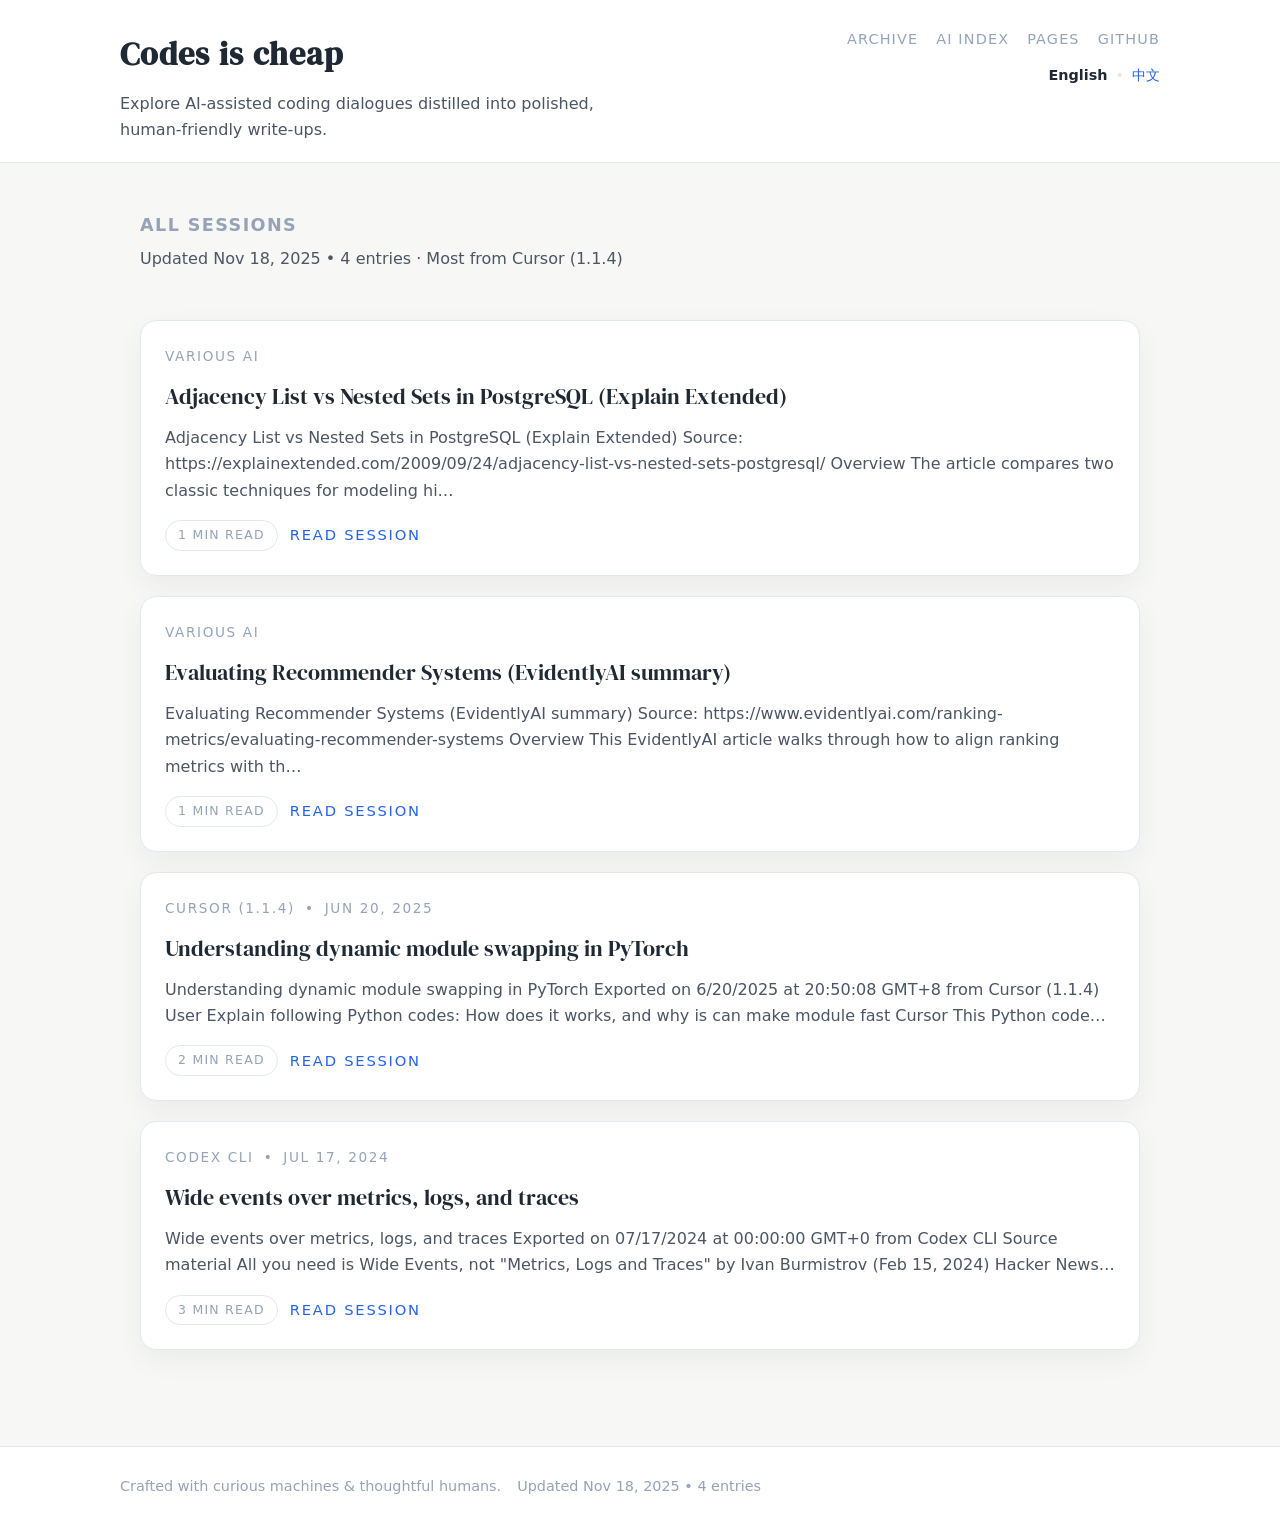
<file: index.html>
<!DOCTYPE html>
<html lang="en" dir="ltr">
<head>
<title>Codes is cheap, show me the chat</title>
<meta name="description" content="Explore AI-assisted coding dialogues distilled into polished, human-friendly write-ups." />
<meta charset="utf-8" />
<meta name="viewport" content="width=device-width,initial-scale=1" />
<link rel="stylesheet" href="./assets/styles.css" />
<link rel="preconnect" href="https://fonts.googleapis.com" />
<link rel="preconnect" href="https://fonts.gstatic.com" crossorigin />
<link rel="stylesheet" href="https://fonts.googleapis.com/css2?family=General+Sans:wght@400;500;600;700&family=DM+Serif+Display&family=JetBrains+Mono:wght@400;600&display=swap" />
<script defer src="./assets/main.js"></script>
<script async src="https://www.googletagmanager.com/gtag/js?id=G-T26MRBE407"></script>
<script>
  window.dataLayer = window.dataLayer || [];
  function gtag() { dataLayer.push(arguments); }
  gtag('js', new Date());
  gtag('config', 'G-T26MRBE407');
</script>
<script type="application/ld+json">
{"@context": "https://schema.org", "@type": "CollectionPage", "name": "Codes is cheap, show me the chat", "description": "Explore AI-assisted coding dialogues distilled into polished, human-friendly write-ups.", "inLanguage": "en", "about": ["Adjacency List vs Nested Sets in PostgreSQL (Explain Extended)", "Evaluating Recommender Systems (EvidentlyAI summary)", "Understanding dynamic module swapping in PyTorch", "Wide events over metrics, logs, and traces"], "hasPart": [{"@type": "Article", "headline": "Adjacency List vs Nested Sets in PostgreSQL (Explain Extended)", "url": "posts/adjacency-list-vs-nested-sets-in-postgresql-explain-extended.html", "datePublished": null}, {"@type": "Article", "headline": "Evaluating Recommender Systems (EvidentlyAI summary)", "url": "posts/evaluating-recommender-systems-evidentlyai-summary.html", "datePublished": null}, {"@type": "Article", "headline": "Understanding dynamic module swapping in PyTorch", "url": "posts/understanding-dynamic-module-swapping-in-pytorch.html", "datePublished": "2025-06-20T12:50:08+00:00"}, {"@type": "Article", "headline": "Wide events over metrics, logs, and traces", "url": "posts/wide-events-over-metrics-logs-and-traces.html", "datePublished": "2024-07-17T00:00:00+00:00"}]}
</script>
</head>
<body data-read-label="min read">
<div class="page-shell">
  <header class="site-header">
    <div class="container header-block">
      <div class="brand-block">
        <h1 class="brand">Codes is cheap</h1>
        <p class="tagline">Explore AI-assisted coding dialogues distilled into polished, human-friendly write-ups.</p>
      </div>
      <div class="header-right">
        <nav class="site-nav">
          <a href="#recent">Archive</a>
          <a href="ai-index.json">AI Index</a>
          <a href="https://codeischeapshowmethe.chat" rel="noopener">Pages</a>
          <a href="https://github.com/shonenada" rel="noopener">GitHub</a>
        </nav>
        <div class="lang-switch" role="navigation" aria-label="Switch language">
          <span class="lang-option lang-current">English</span><span class="lang-divider">•</span><a class="lang-option" href="zh/index.html">中文</a>
        </div>
      </div>
    </div>
  </header>
  <main>
    <div class="container">
      <div class="list-intro">
        <h2>All sessions</h2>
        <p>Updated Nov 18, 2025 • 4 entries · Most from Cursor (1.1.4)</p>
      </div>
      <ul class="article-list" id="recent">
<li class="article-item">
  <div class="article-meta"><span>Various AI</span></div>
  <a class="article-title" href="posts/adjacency-list-vs-nested-sets-in-postgresql-explain-extended.html">Adjacency List vs Nested Sets in PostgreSQL (Explain Extended)</a>
  <p class="article-excerpt">Adjacency List vs Nested Sets in PostgreSQL (Explain Extended) Source: https://explainextended.com/2009/09/24/adjacency-list-vs-nested-sets-postgresql/ Overview The article compares two classic techniques for modeling hi…</p>
  <div class="article-footer">
    <span class="chip" data-word-count="255">255 words</span>
    <a class="read-link" href="posts/adjacency-list-vs-nested-sets-in-postgresql-explain-extended.html">Read session</a>
  </div>
</li>
<li class="article-item">
  <div class="article-meta"><span>Various AI</span></div>
  <a class="article-title" href="posts/evaluating-recommender-systems-evidentlyai-summary.html">Evaluating Recommender Systems (EvidentlyAI summary)</a>
  <p class="article-excerpt">Evaluating Recommender Systems (EvidentlyAI summary) Source: https://www.evidentlyai.com/ranking-metrics/evaluating-recommender-systems Overview This EvidentlyAI article walks through how to align ranking metrics with th…</p>
  <div class="article-footer">
    <span class="chip" data-word-count="258">258 words</span>
    <a class="read-link" href="posts/evaluating-recommender-systems-evidentlyai-summary.html">Read session</a>
  </div>
</li>
<li class="article-item">
  <div class="article-meta"><span>Cursor (1.1.4)</span> • <span>Jun 20, 2025</span></div>
  <a class="article-title" href="posts/understanding-dynamic-module-swapping-in-pytorch.html">Understanding dynamic module swapping in PyTorch</a>
  <p class="article-excerpt">Understanding dynamic module swapping in PyTorch Exported on 6/20/2025 at 20:50:08 GMT+8 from Cursor (1.1.4) User Explain following Python codes: How does it works, and why is can make module fast Cursor This Python code…</p>
  <div class="article-footer">
    <span class="chip" data-word-count="367">367 words</span>
    <a class="read-link" href="posts/understanding-dynamic-module-swapping-in-pytorch.html">Read session</a>
  </div>
</li>
<li class="article-item">
  <div class="article-meta"><span>Codex CLI</span> • <span>Jul 17, 2024</span></div>
  <a class="article-title" href="posts/wide-events-over-metrics-logs-and-traces.html">Wide events over metrics, logs, and traces</a>
  <p class="article-excerpt">Wide events over metrics, logs, and traces Exported on 07/17/2024 at 00:00:00 GMT+0 from Codex CLI Source material All you need is Wide Events, not &quot;Metrics, Logs and Traces&quot; by Ivan Burmistrov (Feb 15, 2024) Hacker News…</p>
  <div class="article-footer">
    <span class="chip" data-word-count="542">542 words</span>
    <a class="read-link" href="posts/wide-events-over-metrics-logs-and-traces.html">Read session</a>
  </div>
</li>
      </ul>
    </div>
  </main>
  <footer class="site-footer">
    <div class="container inner">
      <span>Crafted with curious machines & thoughtful humans.</span>
      <span>Updated Nov 18, 2025 • 4 entries</span>
    </div>
  </footer>
</div>
</body>
</html>
</file>
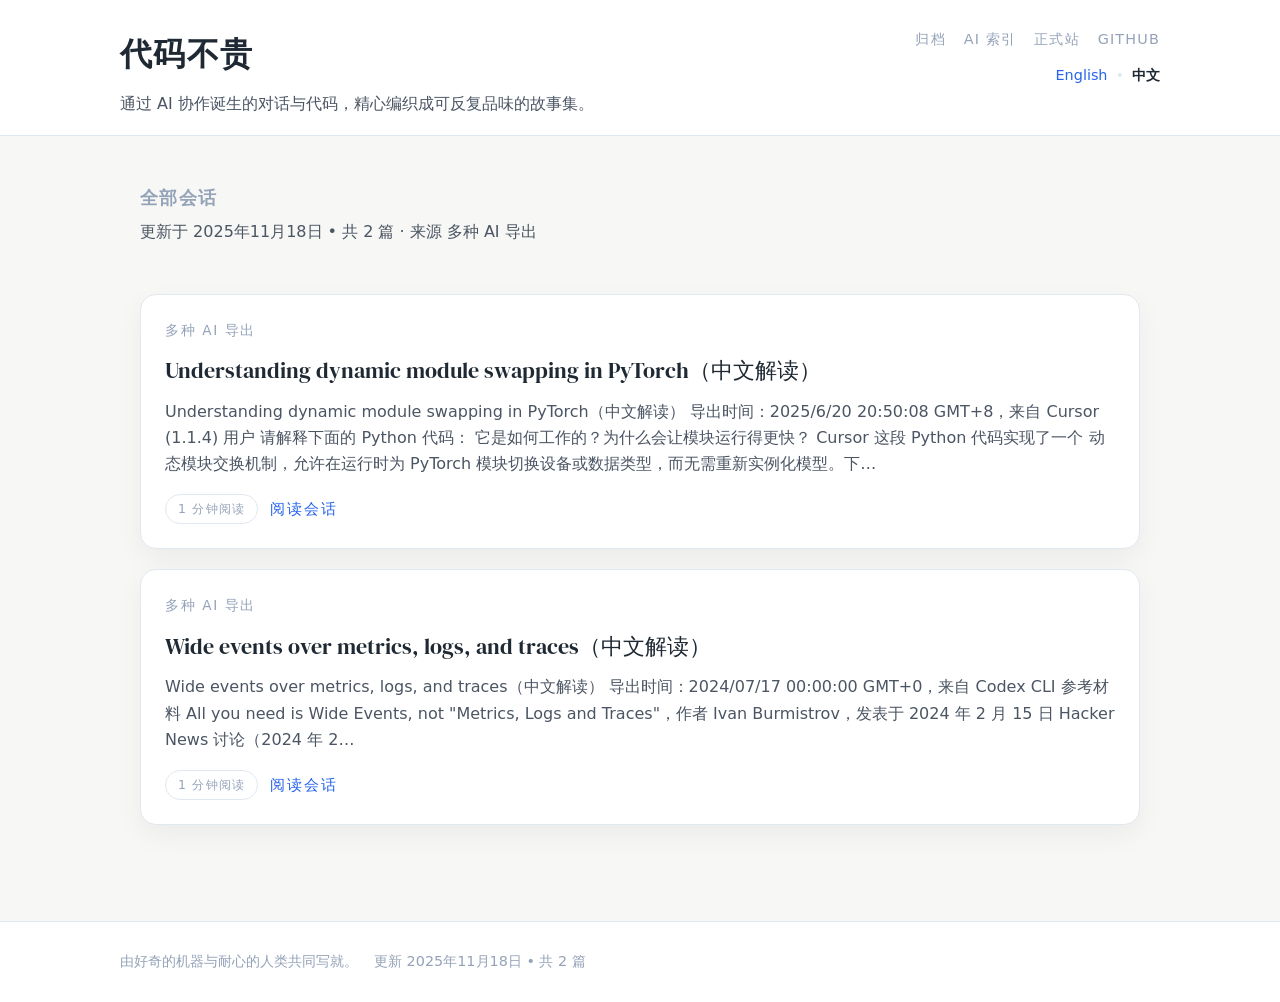
<file: zh/index.html>
<!DOCTYPE html>
<html lang="zh" dir="ltr">
<head>
<title>代码不贵，把对话给我</title>
<meta name="description" content="通过 AI 协作诞生的对话与代码，精心编织成可反复品味的故事集。" />
<meta charset="utf-8" />
<meta name="viewport" content="width=device-width,initial-scale=1" />
<link rel="stylesheet" href="../assets/styles.css" />
<link rel="preconnect" href="https://fonts.googleapis.com" />
<link rel="preconnect" href="https://fonts.gstatic.com" crossorigin />
<link rel="stylesheet" href="https://fonts.googleapis.com/css2?family=General+Sans:wght@400;500;600;700&family=DM+Serif+Display&family=JetBrains+Mono:wght@400;600&display=swap" />
<script defer src="../assets/main.js"></script>
<script async src="https://www.googletagmanager.com/gtag/js?id=G-T26MRBE407"></script>
<script>
  window.dataLayer = window.dataLayer || [];
  function gtag() { dataLayer.push(arguments); }
  gtag('js', new Date());
  gtag('config', 'G-T26MRBE407');
</script>
<script type="application/ld+json">
{"@context": "https://schema.org", "@type": "CollectionPage", "name": "代码不贵，把对话给我", "description": "通过 AI 协作诞生的对话与代码，精心编织成可反复品味的故事集。", "inLanguage": "zh", "about": ["Understanding dynamic module swapping in PyTorch（中文解读）", "Wide events over metrics, logs, and traces（中文解读）"], "hasPart": [{"@type": "Article", "headline": "Understanding dynamic module swapping in PyTorch（中文解读）", "url": "zh/posts/understanding-dynamic-module-swapping-in-pytorch.html", "datePublished": null}, {"@type": "Article", "headline": "Wide events over metrics, logs, and traces（中文解读）", "url": "zh/posts/wide-events-over-metrics-logs-and-traces.html", "datePublished": null}]}
</script>
</head>
<body data-read-label="分钟阅读">
<div class="page-shell">
  <header class="site-header">
    <div class="container header-block">
      <div class="brand-block">
        <h1 class="brand">代码不贵</h1>
        <p class="tagline">通过 AI 协作诞生的对话与代码，精心编织成可反复品味的故事集。</p>
      </div>
      <div class="header-right">
        <nav class="site-nav">
          <a href="#recent">归档</a>
          <a href="ai-index.json">AI 索引</a>
          <a href="https://codeischeapshowmethe.chat" rel="noopener">正式站</a>
          <a href="https://github.com/shonenada" rel="noopener">GitHub</a>
        </nav>
        <div class="lang-switch" role="navigation" aria-label="切换语言">
          <a class="lang-option" href="../index.html">English</a><span class="lang-divider">•</span><span class="lang-option lang-current">中文</span>
        </div>
      </div>
    </div>
  </header>
  <main>
    <div class="container">
      <div class="list-intro">
        <h2>全部会话</h2>
        <p>更新于 2025年11月18日 • 共 2 篇 · 来源 多种 AI 导出</p>
      </div>
      <ul class="article-list" id="recent">
<li class="article-item">
  <div class="article-meta"><span>多种 AI 导出</span></div>
  <a class="article-title" href="posts/understanding-dynamic-module-swapping-in-pytorch.html">Understanding dynamic module swapping in PyTorch（中文解读）</a>
  <p class="article-excerpt">Understanding dynamic module swapping in PyTorch（中文解读） 导出时间：2025/6/20 20:50:08 GMT+8，来自 Cursor (1.1.4) 用户 请解释下面的 Python 代码： 它是如何工作的？为什么会让模块运行得更快？ Cursor 这段 Python 代码实现了一个 动态模块交换机制，允许在运行时为 PyTorch 模块切换设备或数据类型，而无需重新实例化模型。下…</p>
  <div class="article-footer">
    <span class="chip" data-word-count="89">89 字</span>
    <a class="read-link" href="posts/understanding-dynamic-module-swapping-in-pytorch.html">阅读会话</a>
  </div>
</li>
<li class="article-item">
  <div class="article-meta"><span>多种 AI 导出</span></div>
  <a class="article-title" href="posts/wide-events-over-metrics-logs-and-traces.html">Wide events over metrics, logs, and traces（中文解读）</a>
  <p class="article-excerpt">Wide events over metrics, logs, and traces（中文解读） 导出时间：2024/07/17 00:00:00 GMT+0，来自 Codex CLI 参考材料 All you need is Wide Events, not &quot;Metrics, Logs and Traces&quot;，作者 Ivan Burmistrov，发表于 2024 年 2 月 15 日 Hacker News 讨论（2024 年 2…</p>
  <div class="article-footer">
    <span class="chip" data-word-count="104">104 字</span>
    <a class="read-link" href="posts/wide-events-over-metrics-logs-and-traces.html">阅读会话</a>
  </div>
</li>
      </ul>
    </div>
  </main>
  <footer class="site-footer">
    <div class="container inner">
      <span>由好奇的机器与耐心的人类共同写就。</span>
      <span>更新 2025年11月18日 • 共 2 篇</span>
    </div>
  </footer>
</div>
</body>
</html>
</file>
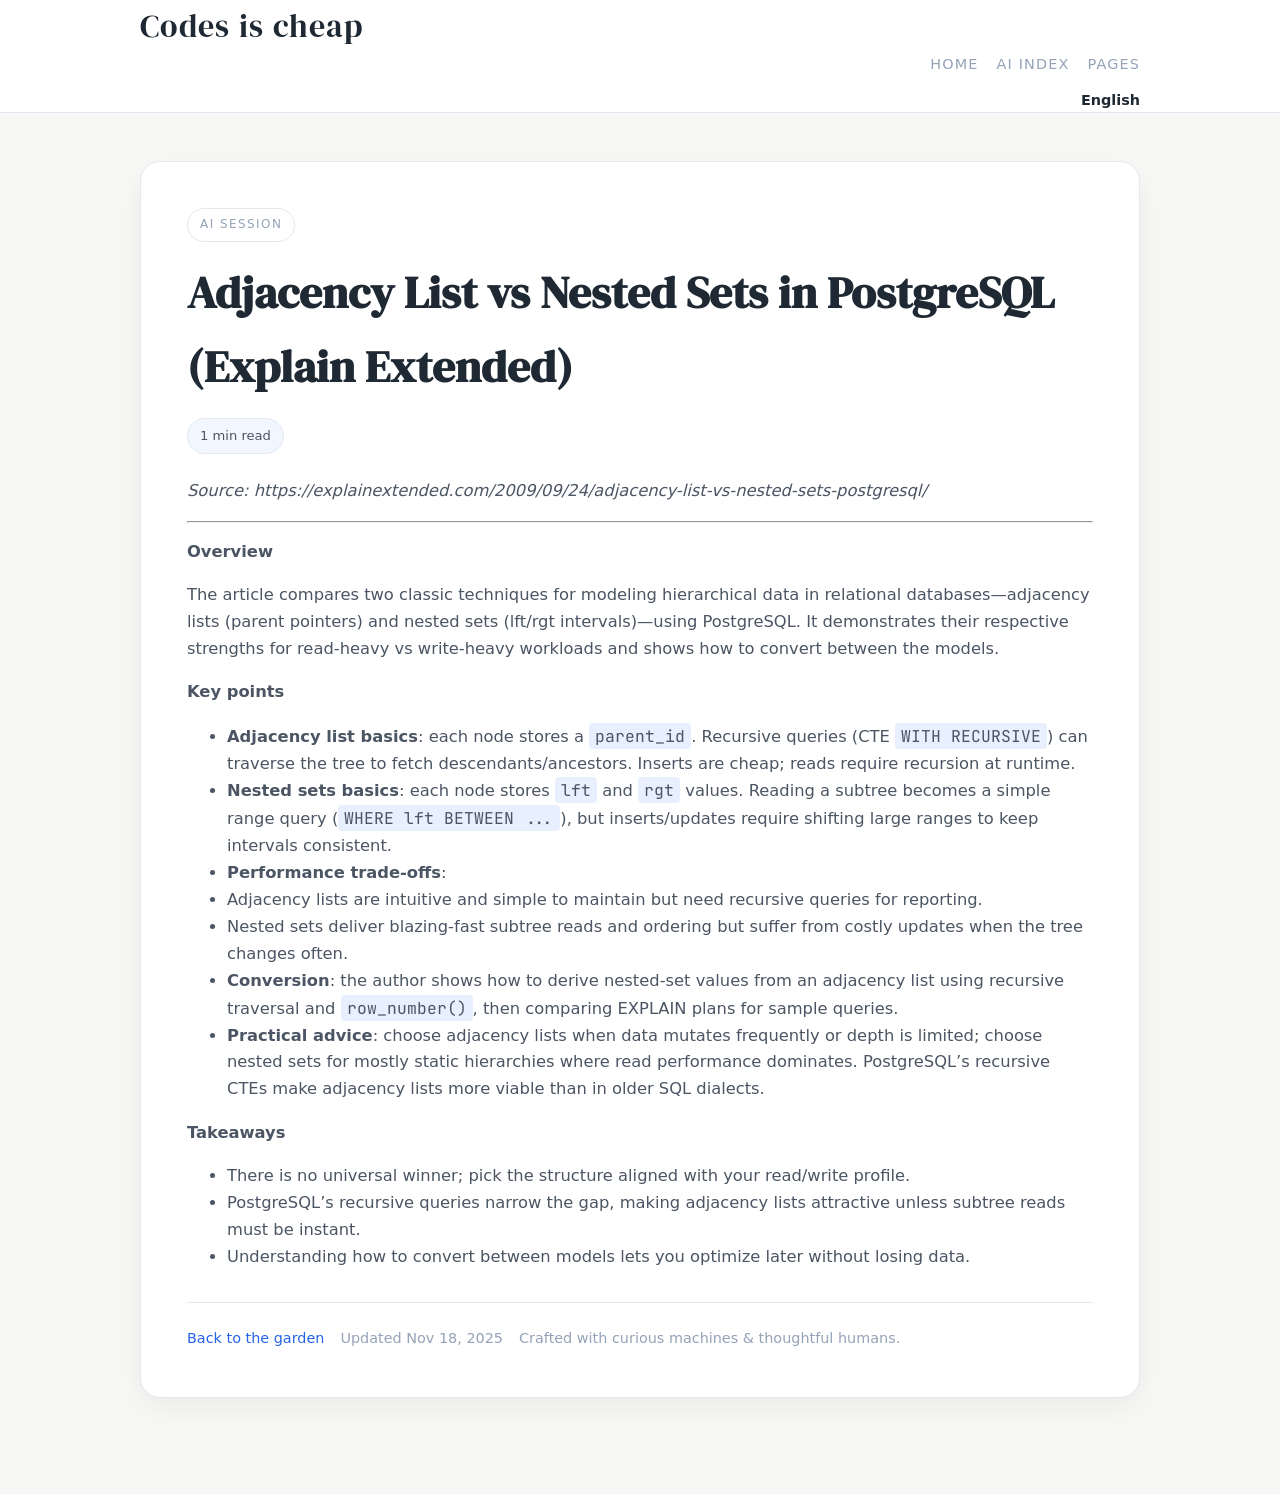
<file: posts/adjacency-list-vs-nested-sets-in-postgresql-explain-extended.html>
<!DOCTYPE html>
<html lang="en" dir="ltr">
<head>
<title>Adjacency List vs Nested Sets in PostgreSQL (Explain Extended) • Codes is cheap</title>
<meta name="description" content="Adjacency List vs Nested Sets in PostgreSQL (Explain Extended) Source: https://explainextended.com/2009/09/24/adjacency-list-vs-nested-sets-postgresql/ Overview The article compares two classic techniques for modeling hi…" />
<meta charset="utf-8" />
<meta name="viewport" content="width=device-width,initial-scale=1" />
<link rel="stylesheet" href="../assets/styles.css" />
<link rel="preconnect" href="https://fonts.googleapis.com" />
<link rel="preconnect" href="https://fonts.gstatic.com" crossorigin />
<link rel="stylesheet" href="https://fonts.googleapis.com/css2?family=General+Sans:wght@400;500;600;700&family=DM+Serif+Display&family=JetBrains+Mono:wght@400;600&display=swap" />
<script defer src="../assets/main.js"></script>
<script async src="https://www.googletagmanager.com/gtag/js?id=G-T26MRBE407"></script>
<script>
  window.dataLayer = window.dataLayer || [];
  function gtag() { dataLayer.push(arguments); }
  gtag('js', new Date());
  gtag('config', 'G-T26MRBE407');
</script>
<script type="application/ld+json">
{"@context": "https://schema.org", "@type": "Article", "headline": "Adjacency List vs Nested Sets in PostgreSQL (Explain Extended)", "description": "Adjacency List vs Nested Sets in PostgreSQL (Explain Extended) Source: https://explainextended.com/2009/09/24/adjacency-list-vs-nested-sets-postgresql/ Overview The article compares two classic techniques for modeling hi…", "author": "AI pair", "wordCount": 255, "datePublished": null, "dateModified": "2025-11-18T09:14:58.316509+00:00", "inLanguage": "en", "isPartOf": {"@type": "CreativeWork", "name": "Codes is cheap, show me the chat"}, "mainEntityOfPage": {"@type": "WebPage", "@id": "posts/adjacency-list-vs-nested-sets-in-postgresql-explain-extended.html"}}
</script>
</head>
<body class="post-page" data-read-label="min read">
<div class="page-shell">
  <header class="site-header">
    <div class="container inner">
      <div class="brand">Codes is cheap</div>
      <div class="header-right">
        <nav class="site-nav">
          <a href="../index.html">Home</a>
          <a href="../ai-index.json">AI Index</a>
          <a href="https://codeischeapshowmethe.chat" rel="noopener">Pages</a>
        </nav>
        <div class="lang-switch" role="navigation" aria-label="Switch language">
          <span class="lang-option lang-current">English</span>
        </div>
      </div>
    </div>
  </header>
  <main>
    <div class="container post-layout">
      <article class="post-article">
        <header class="post-header">
          <div class="post-badge">AI session</div>
          <h1>Adjacency List vs Nested Sets in PostgreSQL (Explain Extended)</h1>
          <ul class="meta-list">
            <li class="meta-chip" data-word-count="255">255 words</li>
          </ul>
        </header>
        <div class="post-body">
      <p><em>Source: https://explainextended.com/2009/09/24/adjacency-list-vs-nested-sets-postgresql/</em></p>

      <hr />

      <p><strong>Overview</strong></p>

      <p>The article compares two classic techniques for modeling hierarchical data in relational databases—adjacency lists (parent pointers) and nested sets (lft/rgt intervals)—using PostgreSQL. It demonstrates their respective strengths for read-heavy vs write-heavy workloads and shows how to convert between the models.</p>

      <p><strong>Key points</strong></p>

      <ul>
      <li><strong>Adjacency list basics</strong>: each node stores a <code>parent_id</code>. Recursive queries (CTE <code>WITH RECURSIVE</code>) can traverse the tree to fetch descendants/ancestors. Inserts are cheap; reads require recursion at runtime.</li>
      <li><strong>Nested sets basics</strong>: each node stores <code>lft</code> and <code>rgt</code> values. Reading a subtree becomes a simple range query (<code>WHERE lft BETWEEN ...</code>), but inserts/updates require shifting large ranges to keep intervals consistent.</li>
      <li><strong>Performance trade-offs</strong>:</li>
      <li>Adjacency lists are intuitive and simple to maintain but need recursive queries for reporting.</li>
      <li>Nested sets deliver blazing-fast subtree reads and ordering but suffer from costly updates when the tree changes often.</li>
      <li><strong>Conversion</strong>: the author shows how to derive nested-set values from an adjacency list using recursive traversal and <code>row_number()</code>, then comparing EXPLAIN plans for sample queries.</li>
      <li><strong>Practical advice</strong>: choose adjacency lists when data mutates frequently or depth is limited; choose nested sets for mostly static hierarchies where read performance dominates. PostgreSQL’s recursive CTEs make adjacency lists more viable than in older SQL dialects.</li>
      </ul>

      <p><strong>Takeaways</strong></p>

      <ul>
      <li>There is no universal winner; pick the structure aligned with your read/write profile.</li>
      <li>PostgreSQL’s recursive queries narrow the gap, making adjacency lists attractive unless subtree reads must be instant.</li>
      <li>Understanding how to convert between models lets you optimize later without losing data.</li>
      </ul>
        </div>
        <div class="post-footer-bar">
          <a href="../index.html">Back to the garden</a>
          <span>Updated Nov 18, 2025</span>
          <span>Crafted with curious machines & thoughtful humans.</span>
        </div>
      </article>
    </div>
  </main>
</div>
</body>
</html>
</file>
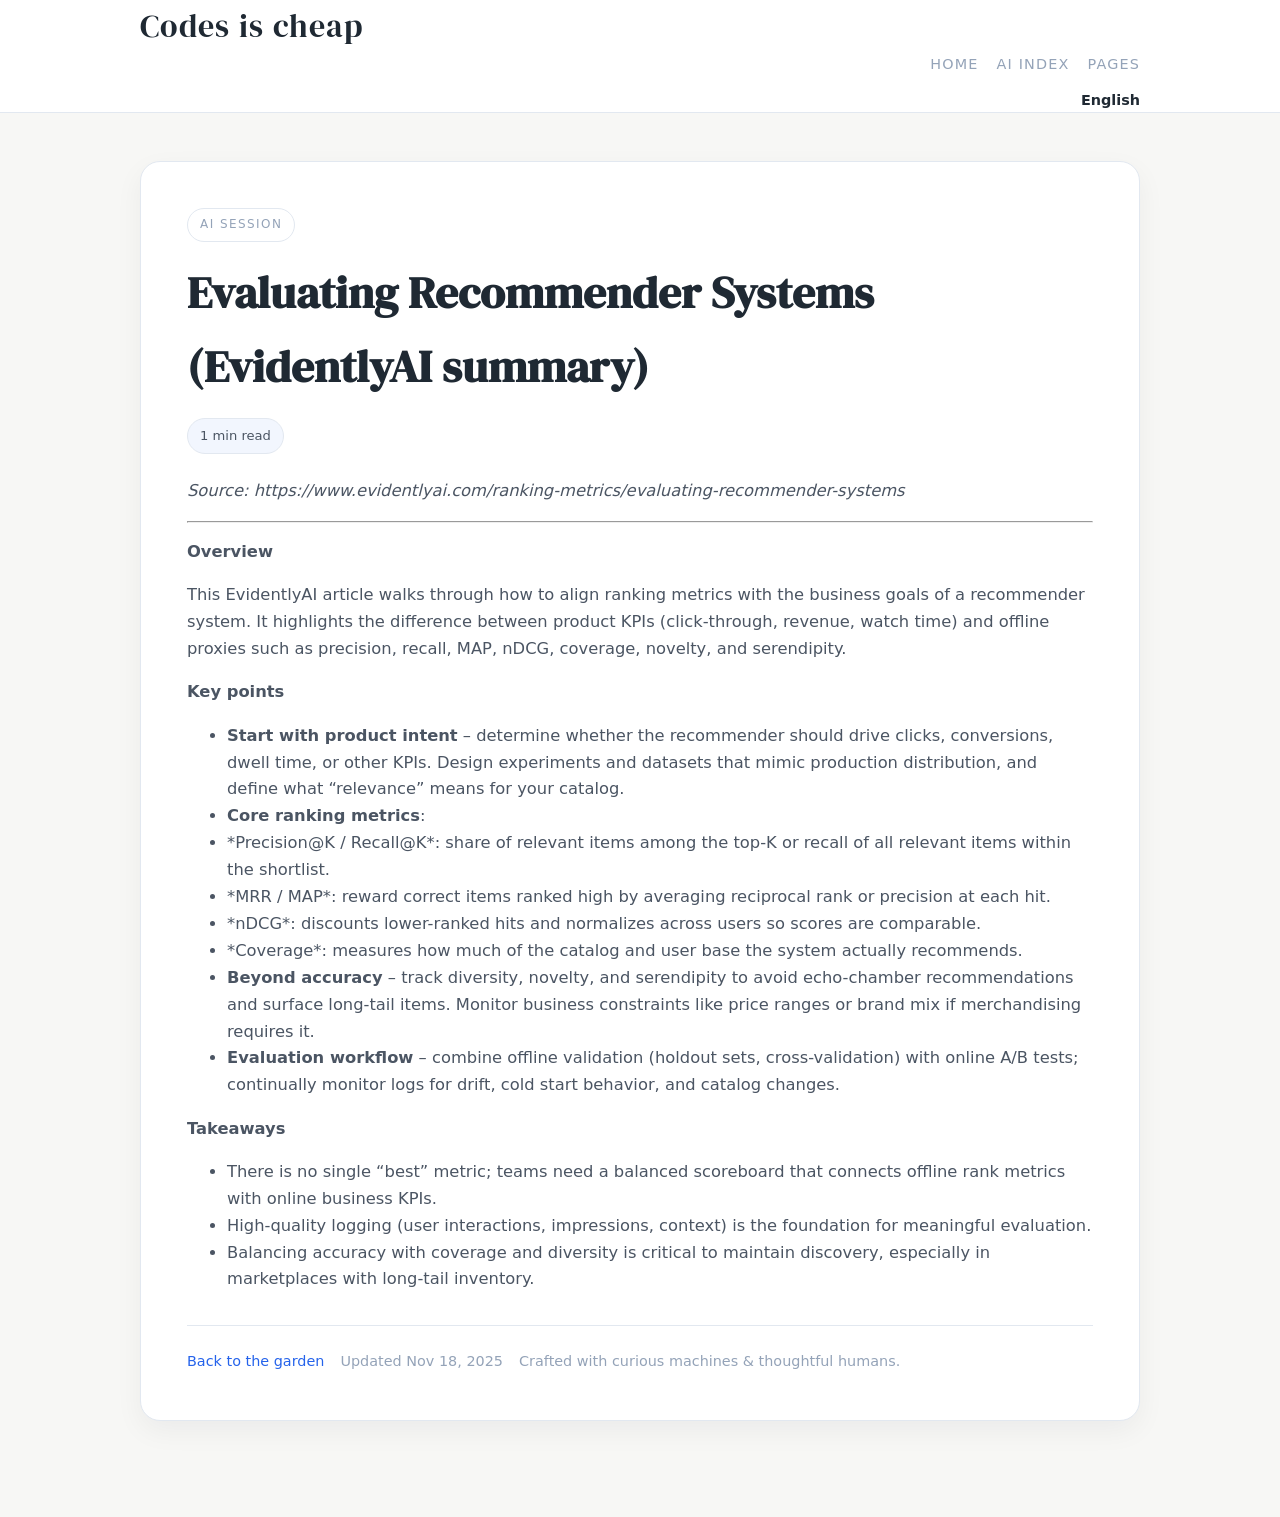
<file: posts/evaluating-recommender-systems-evidentlyai-summary.html>
<!DOCTYPE html>
<html lang="en" dir="ltr">
<head>
<title>Evaluating Recommender Systems (EvidentlyAI summary) • Codes is cheap</title>
<meta name="description" content="Evaluating Recommender Systems (EvidentlyAI summary) Source: https://www.evidentlyai.com/ranking-metrics/evaluating-recommender-systems Overview This EvidentlyAI article walks through how to align ranking metrics with th…" />
<meta charset="utf-8" />
<meta name="viewport" content="width=device-width,initial-scale=1" />
<link rel="stylesheet" href="../assets/styles.css" />
<link rel="preconnect" href="https://fonts.googleapis.com" />
<link rel="preconnect" href="https://fonts.gstatic.com" crossorigin />
<link rel="stylesheet" href="https://fonts.googleapis.com/css2?family=General+Sans:wght@400;500;600;700&family=DM+Serif+Display&family=JetBrains+Mono:wght@400;600&display=swap" />
<script defer src="../assets/main.js"></script>
<script async src="https://www.googletagmanager.com/gtag/js?id=G-T26MRBE407"></script>
<script>
  window.dataLayer = window.dataLayer || [];
  function gtag() { dataLayer.push(arguments); }
  gtag('js', new Date());
  gtag('config', 'G-T26MRBE407');
</script>
<script type="application/ld+json">
{"@context": "https://schema.org", "@type": "Article", "headline": "Evaluating Recommender Systems (EvidentlyAI summary)", "description": "Evaluating Recommender Systems (EvidentlyAI summary) Source: https://www.evidentlyai.com/ranking-metrics/evaluating-recommender-systems Overview This EvidentlyAI article walks through how to align ranking metrics with th…", "author": "AI pair", "wordCount": 258, "datePublished": null, "dateModified": "2025-11-18T09:14:58.316509+00:00", "inLanguage": "en", "isPartOf": {"@type": "CreativeWork", "name": "Codes is cheap, show me the chat"}, "mainEntityOfPage": {"@type": "WebPage", "@id": "posts/evaluating-recommender-systems-evidentlyai-summary.html"}}
</script>
</head>
<body class="post-page" data-read-label="min read">
<div class="page-shell">
  <header class="site-header">
    <div class="container inner">
      <div class="brand">Codes is cheap</div>
      <div class="header-right">
        <nav class="site-nav">
          <a href="../index.html">Home</a>
          <a href="../ai-index.json">AI Index</a>
          <a href="https://codeischeapshowmethe.chat" rel="noopener">Pages</a>
        </nav>
        <div class="lang-switch" role="navigation" aria-label="Switch language">
          <span class="lang-option lang-current">English</span>
        </div>
      </div>
    </div>
  </header>
  <main>
    <div class="container post-layout">
      <article class="post-article">
        <header class="post-header">
          <div class="post-badge">AI session</div>
          <h1>Evaluating Recommender Systems (EvidentlyAI summary)</h1>
          <ul class="meta-list">
            <li class="meta-chip" data-word-count="258">258 words</li>
          </ul>
        </header>
        <div class="post-body">
      <p><em>Source: https://www.evidentlyai.com/ranking-metrics/evaluating-recommender-systems</em></p>

      <hr />

      <p><strong>Overview</strong></p>

      <p>This EvidentlyAI article walks through how to align ranking metrics with the business goals of a recommender system. It highlights the difference between product KPIs (click-through, revenue, watch time) and offline proxies such as precision, recall, MAP, nDCG, coverage, novelty, and serendipity.</p>

      <p><strong>Key points</strong></p>

      <ul>
      <li><strong>Start with product intent</strong> – determine whether the recommender should drive clicks, conversions, dwell time, or other KPIs. Design experiments and datasets that mimic production distribution, and define what “relevance” means for your catalog.</li>
      <li><strong>Core ranking metrics</strong>:</li>
      <li>*Precision@K / Recall@K*: share of relevant items among the top-K or recall of all relevant items within the shortlist.</li>
      <li>*MRR / MAP*: reward correct items ranked high by averaging reciprocal rank or precision at each hit.</li>
      <li>*nDCG*: discounts lower-ranked hits and normalizes across users so scores are comparable.</li>
      <li>*Coverage*: measures how much of the catalog and user base the system actually recommends.</li>
      <li><strong>Beyond accuracy</strong> – track diversity, novelty, and serendipity to avoid echo-chamber recommendations and surface long-tail items. Monitor business constraints like price ranges or brand mix if merchandising requires it.</li>
      <li><strong>Evaluation workflow</strong> – combine offline validation (holdout sets, cross-validation) with online A/B tests; continually monitor logs for drift, cold start behavior, and catalog changes.</li>
      </ul>

      <p><strong>Takeaways</strong></p>

      <ul>
      <li>There is no single “best” metric; teams need a balanced scoreboard that connects offline rank metrics with online business KPIs.</li>
      <li>High-quality logging (user interactions, impressions, context) is the foundation for meaningful evaluation.</li>
      <li>Balancing accuracy with coverage and diversity is critical to maintain discovery, especially in marketplaces with long-tail inventory.</li>
      </ul>
        </div>
        <div class="post-footer-bar">
          <a href="../index.html">Back to the garden</a>
          <span>Updated Nov 18, 2025</span>
          <span>Crafted with curious machines & thoughtful humans.</span>
        </div>
      </article>
    </div>
  </main>
</div>
</body>
</html>
</file>
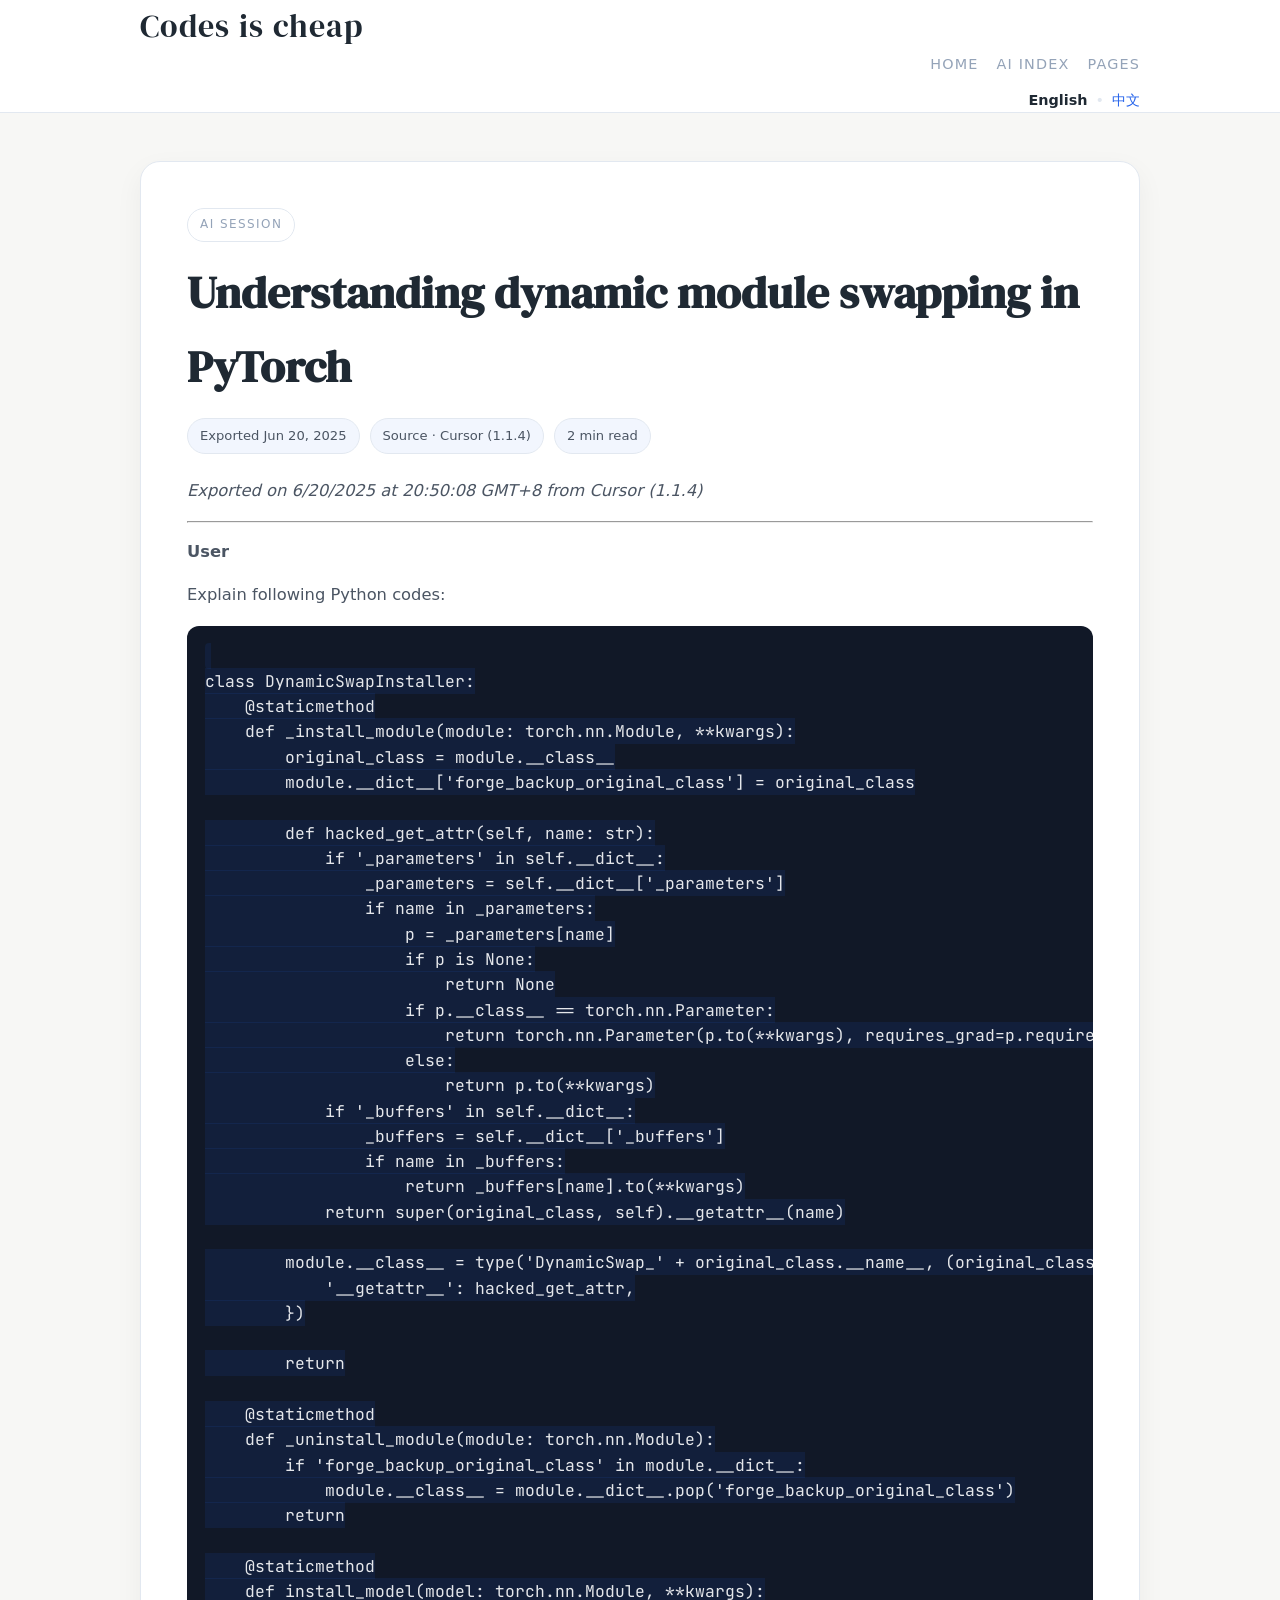
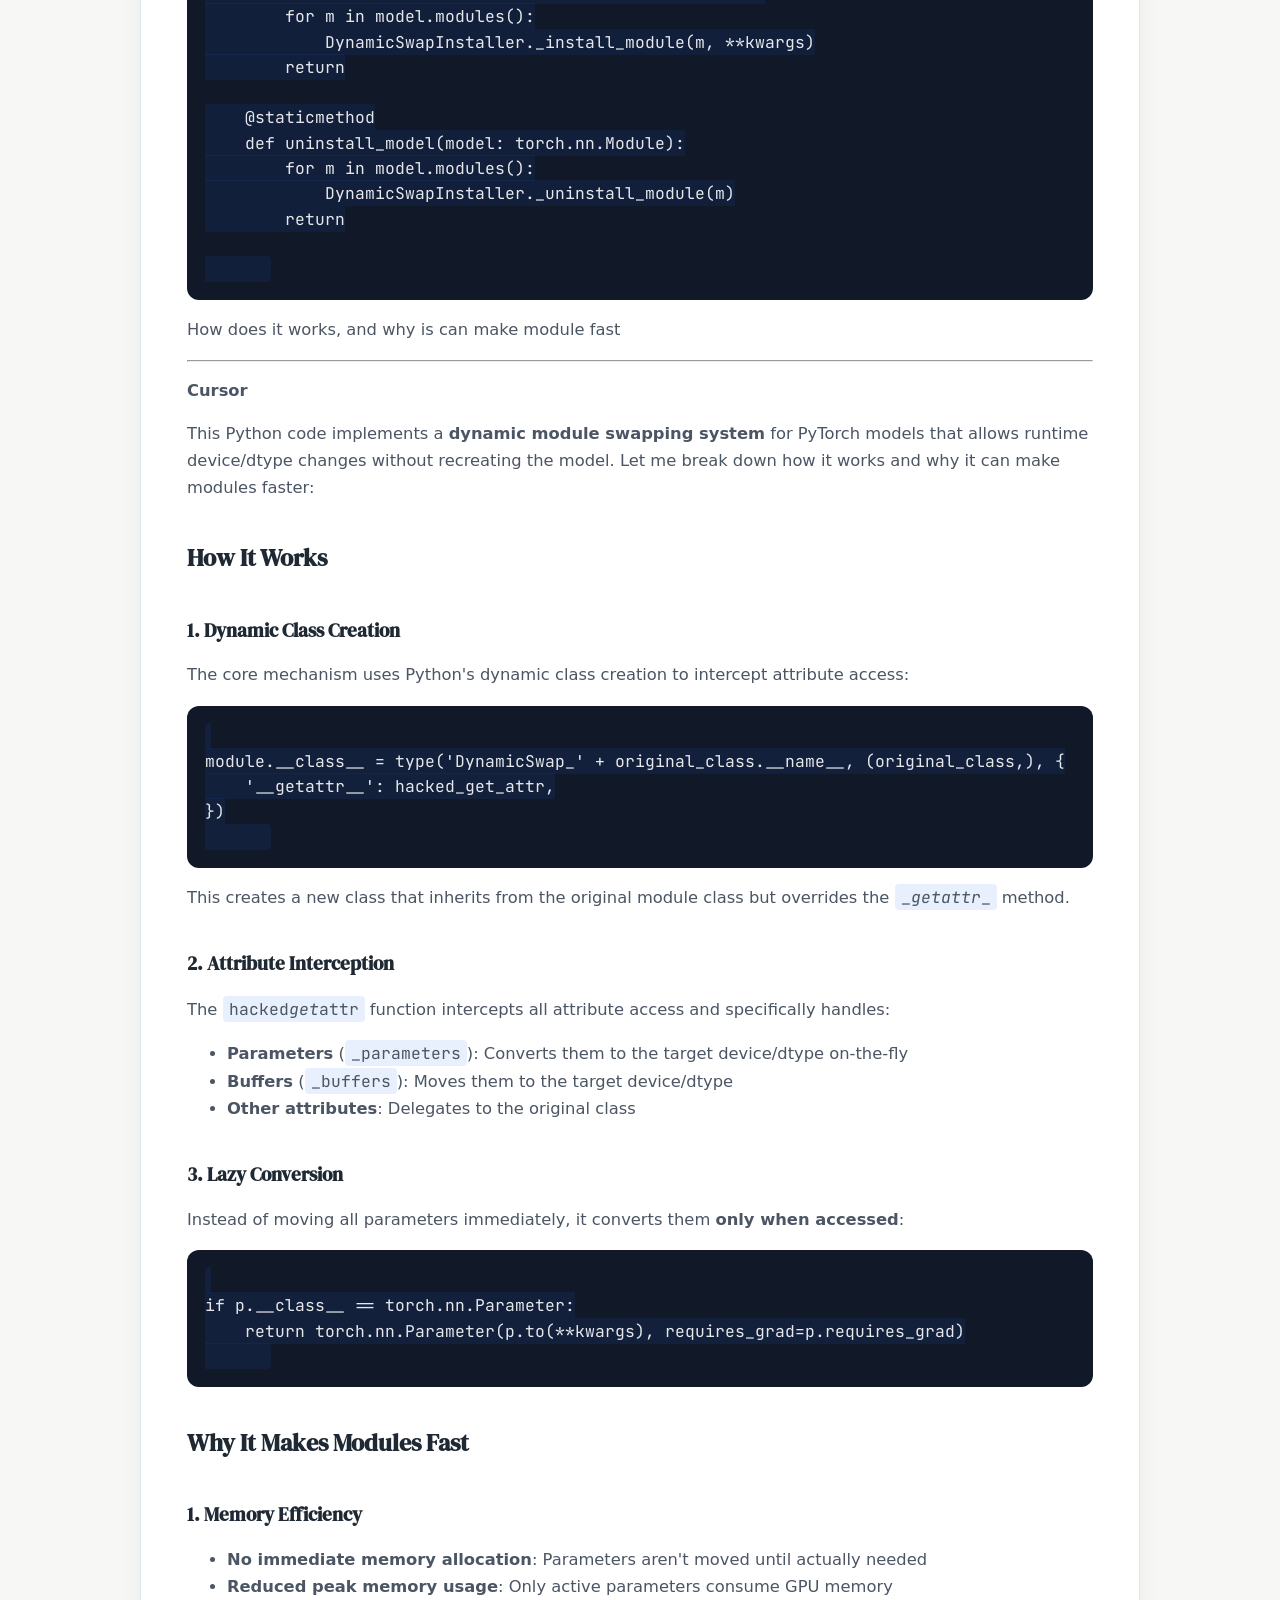
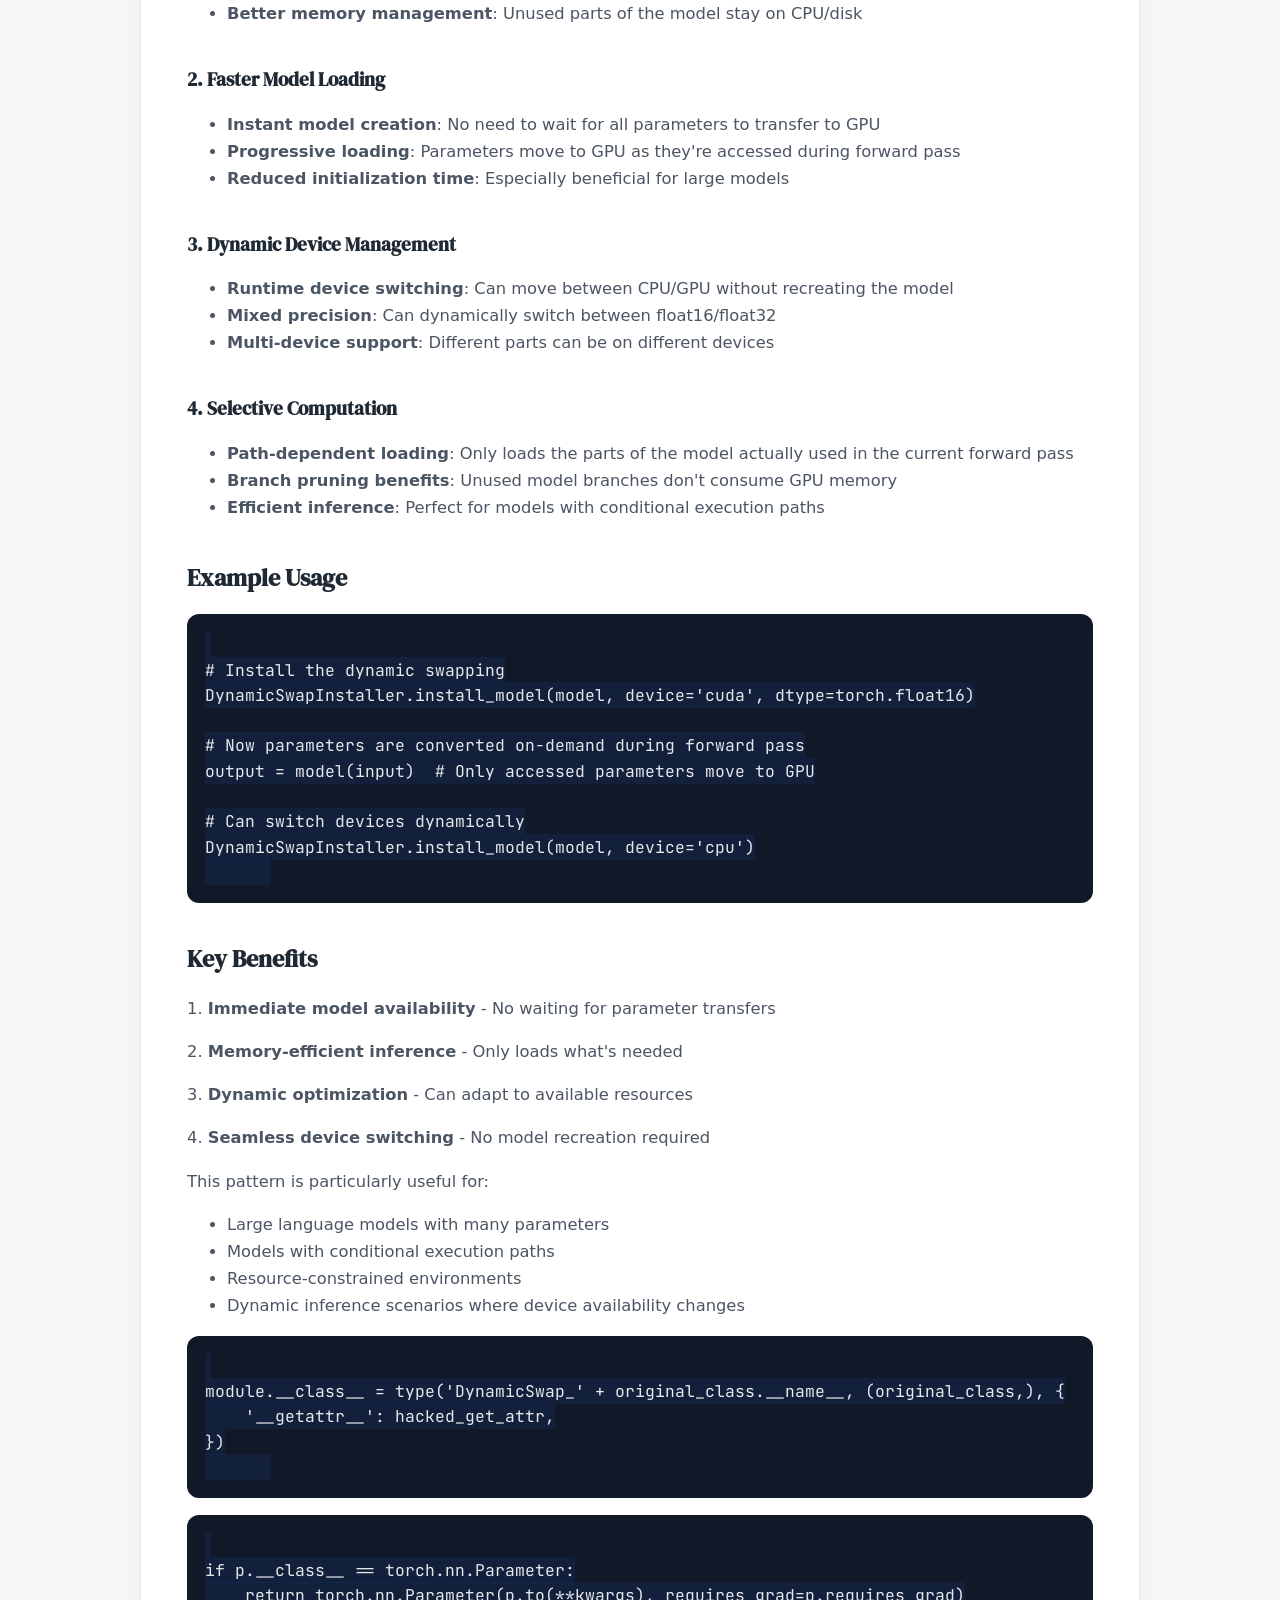
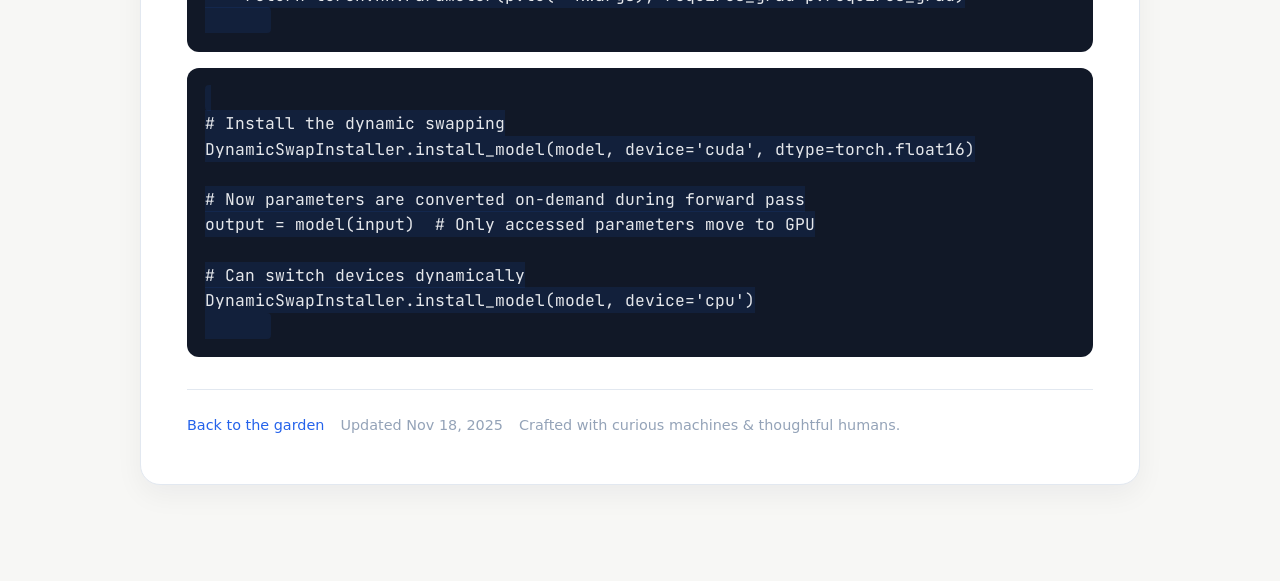
<file: posts/understanding-dynamic-module-swapping-in-pytorch.html>
<!DOCTYPE html>
<html lang="en" dir="ltr">
<head>
<title>Understanding dynamic module swapping in PyTorch • Codes is cheap</title>
<meta name="description" content="Understanding dynamic module swapping in PyTorch Exported on 6/20/2025 at 20:50:08 GMT+8 from Cursor (1.1.4) User Explain following Python codes: How does it works, and why is can make module fast Cursor This Python code…" />
<meta charset="utf-8" />
<meta name="viewport" content="width=device-width,initial-scale=1" />
<link rel="stylesheet" href="../assets/styles.css" />
<link rel="preconnect" href="https://fonts.googleapis.com" />
<link rel="preconnect" href="https://fonts.gstatic.com" crossorigin />
<link rel="stylesheet" href="https://fonts.googleapis.com/css2?family=General+Sans:wght@400;500;600;700&family=DM+Serif+Display&family=JetBrains+Mono:wght@400;600&display=swap" />
<script defer src="../assets/main.js"></script>
<script async src="https://www.googletagmanager.com/gtag/js?id=G-T26MRBE407"></script>
<script>
  window.dataLayer = window.dataLayer || [];
  function gtag() { dataLayer.push(arguments); }
  gtag('js', new Date());
  gtag('config', 'G-T26MRBE407');
</script>
<script type="application/ld+json">
{"@context": "https://schema.org", "@type": "Article", "headline": "Understanding dynamic module swapping in PyTorch", "description": "Understanding dynamic module swapping in PyTorch Exported on 6/20/2025 at 20:50:08 GMT+8 from Cursor (1.1.4) User Explain following Python codes: How does it works, and why is can make module fast Cursor This Python code…", "author": "AI pair", "wordCount": 367, "datePublished": "2025-06-20T12:50:08+00:00", "dateModified": "2025-11-18T09:14:58.316509+00:00", "inLanguage": "en", "isPartOf": {"@type": "CreativeWork", "name": "Codes is cheap, show me the chat"}, "mainEntityOfPage": {"@type": "WebPage", "@id": "posts/understanding-dynamic-module-swapping-in-pytorch.html"}}
</script>
</head>
<body class="post-page" data-read-label="min read">
<div class="page-shell">
  <header class="site-header">
    <div class="container inner">
      <div class="brand">Codes is cheap</div>
      <div class="header-right">
        <nav class="site-nav">
          <a href="../index.html">Home</a>
          <a href="../ai-index.json">AI Index</a>
          <a href="https://codeischeapshowmethe.chat" rel="noopener">Pages</a>
        </nav>
        <div class="lang-switch" role="navigation" aria-label="Switch language">
          <span class="lang-option lang-current">English</span><span class="lang-divider">•</span><a class="lang-option" href="../zh/posts/understanding-dynamic-module-swapping-in-pytorch.html">中文</a>
        </div>
      </div>
    </div>
  </header>
  <main>
    <div class="container post-layout">
      <article class="post-article">
        <header class="post-header">
          <div class="post-badge">AI session</div>
          <h1>Understanding dynamic module swapping in PyTorch</h1>
          <ul class="meta-list">
            <li class="meta-chip">Exported Jun 20, 2025</li>
            <li class="meta-chip">Source · Cursor (1.1.4)</li>
            <li class="meta-chip" data-word-count="367">367 words</li>
          </ul>
        </header>
        <div class="post-body">
      <p><em>Exported on 6/20/2025 at 20:50:08 GMT+8 from Cursor (1.1.4)</em></p>

      <hr />

      <p><strong>User</strong></p>

      <p>Explain following Python codes:</p>

      <pre><code>
class DynamicSwapInstaller:
    @staticmethod
    def _install_module(module: torch.nn.Module, **kwargs):
        original_class = module.__class__
        module.__dict__[&#x27;forge_backup_original_class&#x27;] = original_class

        def hacked_get_attr(self, name: str):
            if &#x27;_parameters&#x27; in self.__dict__:
                _parameters = self.__dict__[&#x27;_parameters&#x27;]
                if name in _parameters:
                    p = _parameters[name]
                    if p is None:
                        return None
                    if p.__class__ == torch.nn.Parameter:
                        return torch.nn.Parameter(p.to(**kwargs), requires_grad=p.requires_grad)
                    else:
                        return p.to(**kwargs)
            if &#x27;_buffers&#x27; in self.__dict__:
                _buffers = self.__dict__[&#x27;_buffers&#x27;]
                if name in _buffers:
                    return _buffers[name].to(**kwargs)
            return super(original_class, self).__getattr__(name)

        module.__class__ = type(&#x27;DynamicSwap_&#x27; + original_class.__name__, (original_class,), {
            &#x27;__getattr__&#x27;: hacked_get_attr,
        })

        return

    @staticmethod
    def _uninstall_module(module: torch.nn.Module):
        if &#x27;forge_backup_original_class&#x27; in module.__dict__:
            module.__class__ = module.__dict__.pop(&#x27;forge_backup_original_class&#x27;)
        return

    @staticmethod
    def install_model(model: torch.nn.Module, **kwargs):
        for m in model.modules():
            DynamicSwapInstaller._install_module(m, **kwargs)
        return

    @staticmethod
    def uninstall_model(model: torch.nn.Module):
        for m in model.modules():
            DynamicSwapInstaller._uninstall_module(m)
        return

      </code></pre>


      <p>How does it works, and why is can make module fast</p>

      <hr />

      <p><strong>Cursor</strong></p>

      <p>This Python code implements a <strong>dynamic module swapping system</strong> for PyTorch models that allows runtime device/dtype changes without recreating the model. Let me break down how it works and why it can make modules faster:</p>

      <h2>How It Works</h2>

      <h3>1. <strong>Dynamic Class Creation</strong></h3>
      <p>The core mechanism uses Python&#x27;s dynamic class creation to intercept attribute access:</p>

      <pre><code class="language-python">
module.__class__ = type(&#x27;DynamicSwap_&#x27; + original_class.__name__, (original_class,), {
    &#x27;__getattr__&#x27;: hacked_get_attr,
})
      </code></pre>

      <p>This creates a new class that inherits from the original module class but overrides the <code>_<em>getattr</em>_</code> method.</p>

      <h3>2. <strong>Attribute Interception</strong></h3>
      <p>The <code>hacked<em>get</em>attr</code> function intercepts all attribute access and specifically handles:</p>
      <ul>
      <li><strong>Parameters</strong> (<code>_parameters</code>): Converts them to the target device/dtype on-the-fly</li>
      <li><strong>Buffers</strong> (<code>_buffers</code>): Moves them to the target device/dtype</li>
      <li><strong>Other attributes</strong>: Delegates to the original class</li>
      </ul>

      <h3>3. <strong>Lazy Conversion</strong></h3>
      <p>Instead of moving all parameters immediately, it converts them <strong>only when accessed</strong>:</p>

      <pre><code class="language-python">
if p.__class__ == torch.nn.Parameter:
    return torch.nn.Parameter(p.to(**kwargs), requires_grad=p.requires_grad)
      </code></pre>

      <h2>Why It Makes Modules Fast</h2>

      <h3>1. <strong>Memory Efficiency</strong></h3>
      <ul>
      <li><strong>No immediate memory allocation</strong>: Parameters aren&#x27;t moved until actually needed</li>
      <li><strong>Reduced peak memory usage</strong>: Only active parameters consume GPU memory</li>
      <li><strong>Better memory management</strong>: Unused parts of the model stay on CPU/disk</li>
      </ul>

      <h3>2. <strong>Faster Model Loading</strong></h3>
      <ul>
      <li><strong>Instant model creation</strong>: No need to wait for all parameters to transfer to GPU</li>
      <li><strong>Progressive loading</strong>: Parameters move to GPU as they&#x27;re accessed during forward pass</li>
      <li><strong>Reduced initialization time</strong>: Especially beneficial for large models</li>
      </ul>

      <h3>3. <strong>Dynamic Device Management</strong></h3>
      <ul>
      <li><strong>Runtime device switching</strong>: Can move between CPU/GPU without recreating the model</li>
      <li><strong>Mixed precision</strong>: Can dynamically switch between float16/float32</li>
      <li><strong>Multi-device support</strong>: Different parts can be on different devices</li>
      </ul>

      <h3>4. <strong>Selective Computation</strong></h3>
      <ul>
      <li><strong>Path-dependent loading</strong>: Only loads the parts of the model actually used in the current forward pass</li>
      <li><strong>Branch pruning benefits</strong>: Unused model branches don&#x27;t consume GPU memory</li>
      <li><strong>Efficient inference</strong>: Perfect for models with conditional execution paths</li>
      </ul>

      <h2>Example Usage</h2>

      <pre><code class="language-python">
# Install the dynamic swapping
DynamicSwapInstaller.install_model(model, device=&#x27;cuda&#x27;, dtype=torch.float16)

# Now parameters are converted on-demand during forward pass
output = model(input)  # Only accessed parameters move to GPU

# Can switch devices dynamically
DynamicSwapInstaller.install_model(model, device=&#x27;cpu&#x27;)
      </code></pre>

      <h2>Key Benefits</h2>

      <p>1. <strong>Immediate model availability</strong> - No waiting for parameter transfers</p>
      <p>2. <strong>Memory-efficient inference</strong> - Only loads what&#x27;s needed</p>
      <p>3. <strong>Dynamic optimization</strong> - Can adapt to available resources</p>
      <p>4. <strong>Seamless device switching</strong> - No model recreation required</p>

      <p>This pattern is particularly useful for:</p>
      <ul>
      <li>Large language models with many parameters</li>
      <li>Models with conditional execution paths</li>
      <li>Resource-constrained environments</li>
      <li>Dynamic inference scenarios where device availability changes</li>
      </ul>

      <pre><code class="language-python">
module.__class__ = type(&#x27;DynamicSwap_&#x27; + original_class.__name__, (original_class,), {
    &#x27;__getattr__&#x27;: hacked_get_attr,
})
      </code></pre>

      <pre><code class="language-python">
if p.__class__ == torch.nn.Parameter:
    return torch.nn.Parameter(p.to(**kwargs), requires_grad=p.requires_grad)
      </code></pre>

      <pre><code class="language-python">
# Install the dynamic swapping
DynamicSwapInstaller.install_model(model, device=&#x27;cuda&#x27;, dtype=torch.float16)

# Now parameters are converted on-demand during forward pass
output = model(input)  # Only accessed parameters move to GPU

# Can switch devices dynamically
DynamicSwapInstaller.install_model(model, device=&#x27;cpu&#x27;)
      </code></pre>
        </div>
        <div class="post-footer-bar">
          <a href="../index.html">Back to the garden</a>
          <span>Updated Nov 18, 2025</span>
          <span>Crafted with curious machines & thoughtful humans.</span>
        </div>
      </article>
    </div>
  </main>
</div>
</body>
</html>
</file>
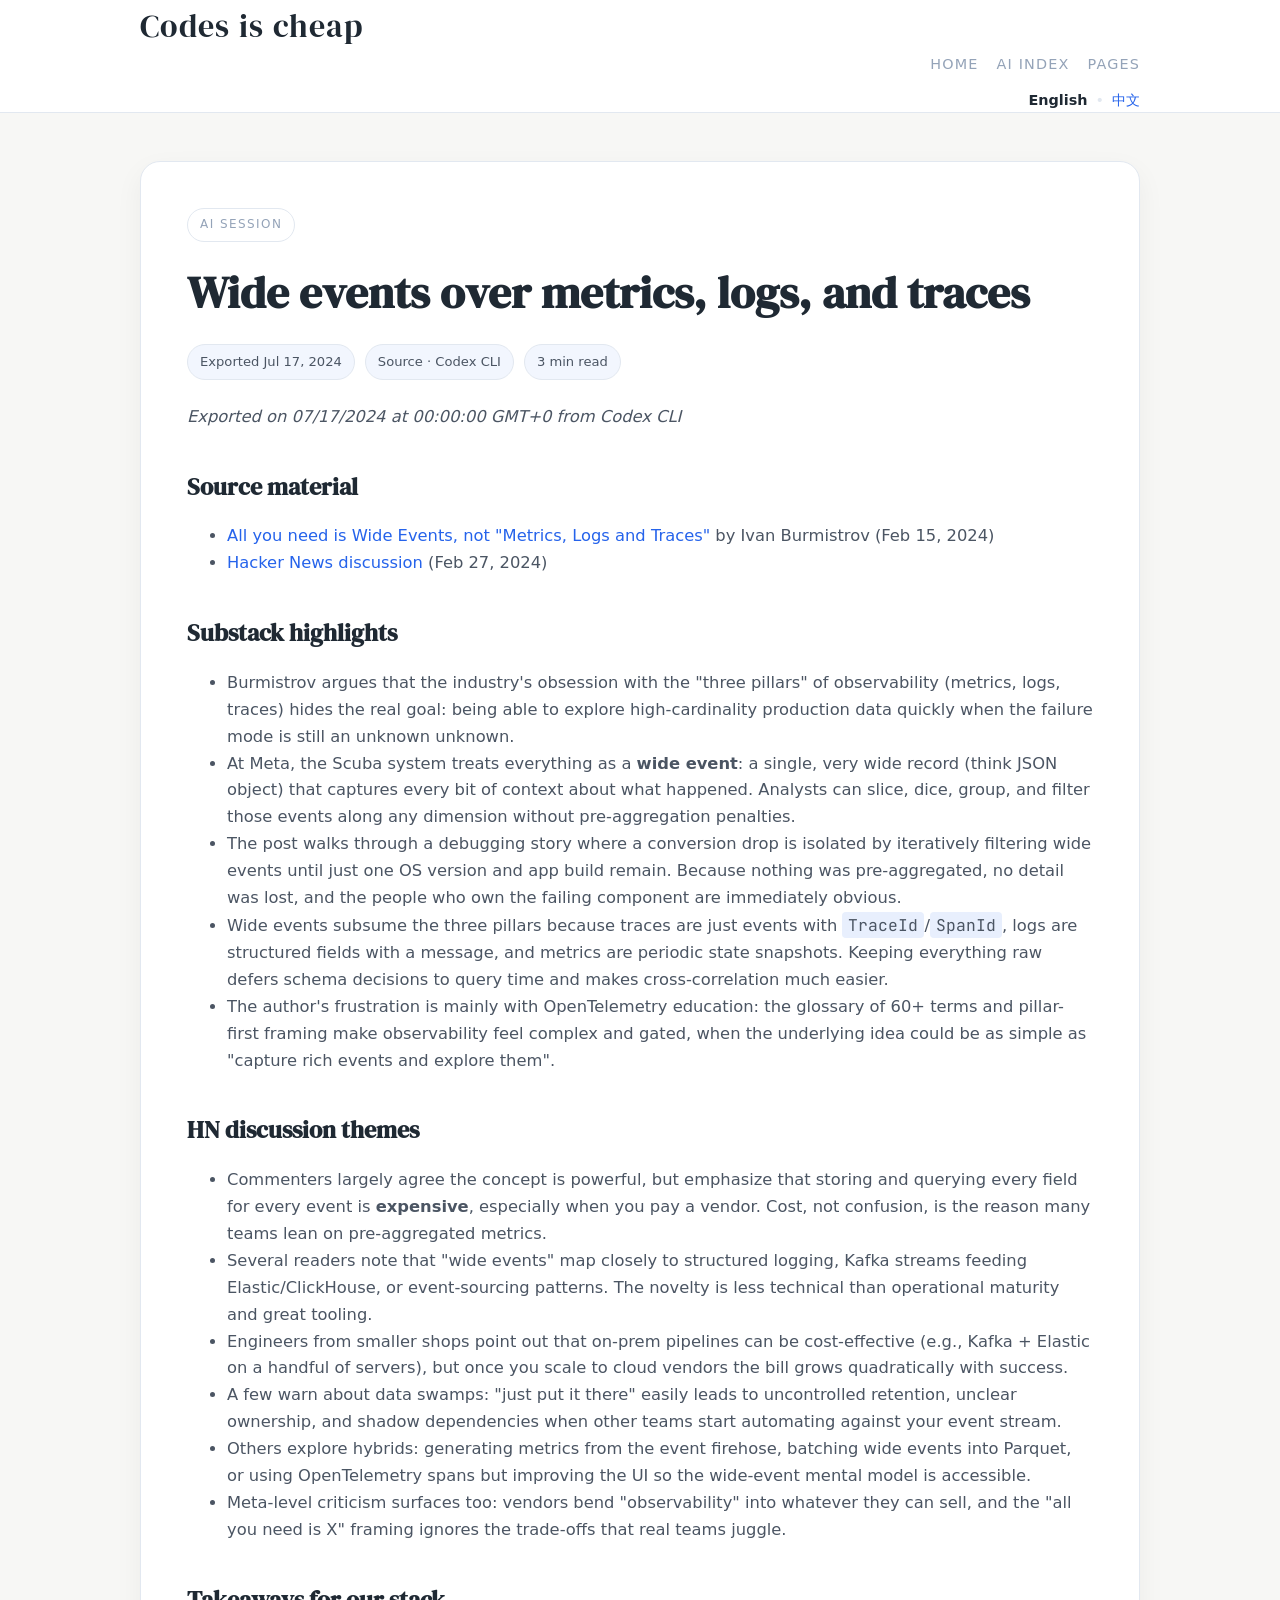
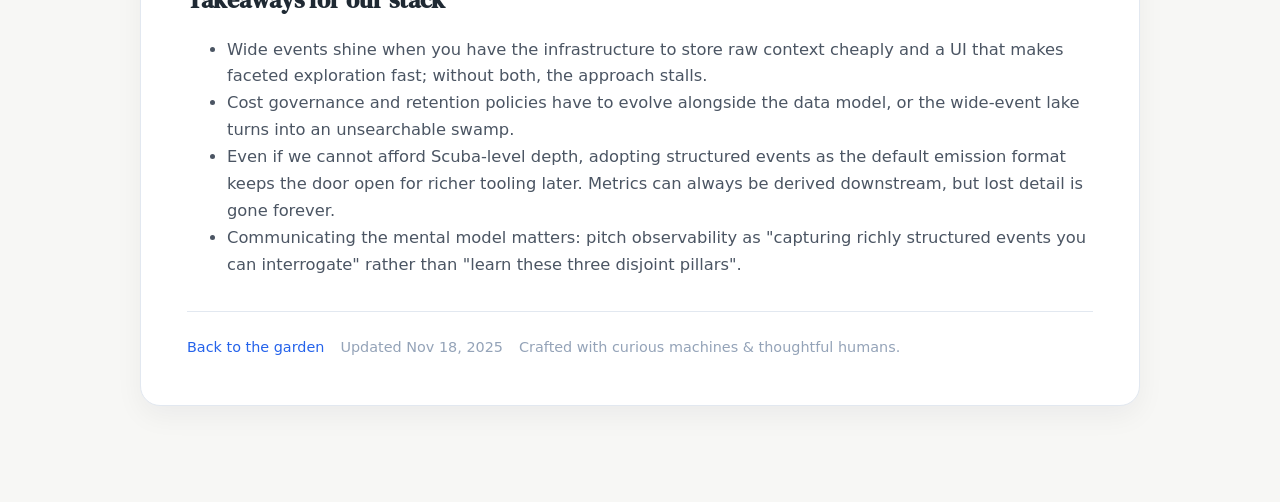
<file: posts/wide-events-over-metrics-logs-and-traces.html>
<!DOCTYPE html>
<html lang="en" dir="ltr">
<head>
<title>Wide events over metrics, logs, and traces • Codes is cheap</title>
<meta name="description" content="Wide events over metrics, logs, and traces Exported on 07/17/2024 at 00:00:00 GMT+0 from Codex CLI Source material All you need is Wide Events, not &quot;Metrics, Logs and Traces&quot; by Ivan Burmistrov (Feb 15, 2024) Hacker News…" />
<meta charset="utf-8" />
<meta name="viewport" content="width=device-width,initial-scale=1" />
<link rel="stylesheet" href="../assets/styles.css" />
<link rel="preconnect" href="https://fonts.googleapis.com" />
<link rel="preconnect" href="https://fonts.gstatic.com" crossorigin />
<link rel="stylesheet" href="https://fonts.googleapis.com/css2?family=General+Sans:wght@400;500;600;700&family=DM+Serif+Display&family=JetBrains+Mono:wght@400;600&display=swap" />
<script defer src="../assets/main.js"></script>
<script async src="https://www.googletagmanager.com/gtag/js?id=G-T26MRBE407"></script>
<script>
  window.dataLayer = window.dataLayer || [];
  function gtag() { dataLayer.push(arguments); }
  gtag('js', new Date());
  gtag('config', 'G-T26MRBE407');
</script>
<script type="application/ld+json">
{"@context": "https://schema.org", "@type": "Article", "headline": "Wide events over metrics, logs, and traces", "description": "Wide events over metrics, logs, and traces Exported on 07/17/2024 at 00:00:00 GMT+0 from Codex CLI Source material All you need is Wide Events, not \"Metrics, Logs and Traces\" by Ivan Burmistrov (Feb 15, 2024) Hacker News…", "author": "AI pair", "wordCount": 542, "datePublished": "2024-07-17T00:00:00+00:00", "dateModified": "2025-11-18T09:14:58.316509+00:00", "inLanguage": "en", "isPartOf": {"@type": "CreativeWork", "name": "Codes is cheap, show me the chat"}, "mainEntityOfPage": {"@type": "WebPage", "@id": "posts/wide-events-over-metrics-logs-and-traces.html"}}
</script>
</head>
<body class="post-page" data-read-label="min read">
<div class="page-shell">
  <header class="site-header">
    <div class="container inner">
      <div class="brand">Codes is cheap</div>
      <div class="header-right">
        <nav class="site-nav">
          <a href="../index.html">Home</a>
          <a href="../ai-index.json">AI Index</a>
          <a href="https://codeischeapshowmethe.chat" rel="noopener">Pages</a>
        </nav>
        <div class="lang-switch" role="navigation" aria-label="Switch language">
          <span class="lang-option lang-current">English</span><span class="lang-divider">•</span><a class="lang-option" href="../zh/posts/wide-events-over-metrics-logs-and-traces.html">中文</a>
        </div>
      </div>
    </div>
  </header>
  <main>
    <div class="container post-layout">
      <article class="post-article">
        <header class="post-header">
          <div class="post-badge">AI session</div>
          <h1>Wide events over metrics, logs, and traces</h1>
          <ul class="meta-list">
            <li class="meta-chip">Exported Jul 17, 2024</li>
            <li class="meta-chip">Source · Codex CLI</li>
            <li class="meta-chip" data-word-count="542">542 words</li>
          </ul>
        </header>
        <div class="post-body">
      <p><em>Exported on 07/17/2024 at 00:00:00 GMT+0 from Codex CLI</em></p>

      <h2>Source material</h2>
      <ul>
      <li><a href="https://isburmistrov.substack.com/p/all-you-need-is-wide-events-not-metrics">All you need is Wide Events, not &quot;Metrics, Logs and Traces&quot;</a> by Ivan Burmistrov (Feb 15, 2024)</li>
      <li><a href="https://news.ycombinator.com/item?id=39529775">Hacker News discussion</a> (Feb 27, 2024)</li>
      </ul>

      <h2>Substack highlights</h2>
      <ul>
      <li>Burmistrov argues that the industry&#x27;s obsession with the &quot;three pillars&quot; of observability (metrics, logs, traces) hides the real goal: being able to explore high-cardinality production data quickly when the failure mode is still an unknown unknown.</li>
      <li>At Meta, the Scuba system treats everything as a <strong>wide event</strong>: a single, very wide record (think JSON object) that captures every bit of context about what happened. Analysts can slice, dice, group, and filter those events along any dimension without pre-aggregation penalties.</li>
      <li>The post walks through a debugging story where a conversion drop is isolated by iteratively filtering wide events until just one OS version and app build remain. Because nothing was pre-aggregated, no detail was lost, and the people who own the failing component are immediately obvious.</li>
      <li>Wide events subsume the three pillars because traces are just events with <code>TraceId</code>/<code>SpanId</code>, logs are structured fields with a message, and metrics are periodic state snapshots. Keeping everything raw defers schema decisions to query time and makes cross-correlation much easier.</li>
      <li>The author&#x27;s frustration is mainly with OpenTelemetry education: the glossary of 60+ terms and pillar-first framing make observability feel complex and gated, when the underlying idea could be as simple as &quot;capture rich events and explore them&quot;.</li>
      </ul>

      <h2>HN discussion themes</h2>
      <ul>
      <li>Commenters largely agree the concept is powerful, but emphasize that storing and querying every field for every event is <strong>expensive</strong>, especially when you pay a vendor. Cost, not confusion, is the reason many teams lean on pre-aggregated metrics.</li>
      <li>Several readers note that &quot;wide events&quot; map closely to structured logging, Kafka streams feeding Elastic/ClickHouse, or event-sourcing patterns. The novelty is less technical than operational maturity and great tooling.</li>
      <li>Engineers from smaller shops point out that on-prem pipelines can be cost-effective (e.g., Kafka + Elastic on a handful of servers), but once you scale to cloud vendors the bill grows quadratically with success.</li>
      <li>A few warn about data swamps: &quot;just put it there&quot; easily leads to uncontrolled retention, unclear ownership, and shadow dependencies when other teams start automating against your event stream.</li>
      <li>Others explore hybrids: generating metrics from the event firehose, batching wide events into Parquet, or using OpenTelemetry spans but improving the UI so the wide-event mental model is accessible.</li>
      <li>Meta-level criticism surfaces too: vendors bend &quot;observability&quot; into whatever they can sell, and the &quot;all you need is X&quot; framing ignores the trade-offs that real teams juggle.</li>
      </ul>

      <h2>Takeaways for our stack</h2>
      <ul>
      <li>Wide events shine when you have the infrastructure to store raw context cheaply and a UI that makes faceted exploration fast; without both, the approach stalls.</li>
      <li>Cost governance and retention policies have to evolve alongside the data model, or the wide-event lake turns into an unsearchable swamp.</li>
      <li>Even if we cannot afford Scuba-level depth, adopting structured events as the default emission format keeps the door open for richer tooling later. Metrics can always be derived downstream, but lost detail is gone forever.</li>
      <li>Communicating the mental model matters: pitch observability as &quot;capturing richly structured events you can interrogate&quot; rather than &quot;learn these three disjoint pillars&quot;.</li>
      </ul>
        </div>
        <div class="post-footer-bar">
          <a href="../index.html">Back to the garden</a>
          <span>Updated Nov 18, 2025</span>
          <span>Crafted with curious machines & thoughtful humans.</span>
        </div>
      </article>
    </div>
  </main>
</div>
</body>
</html>
</file>
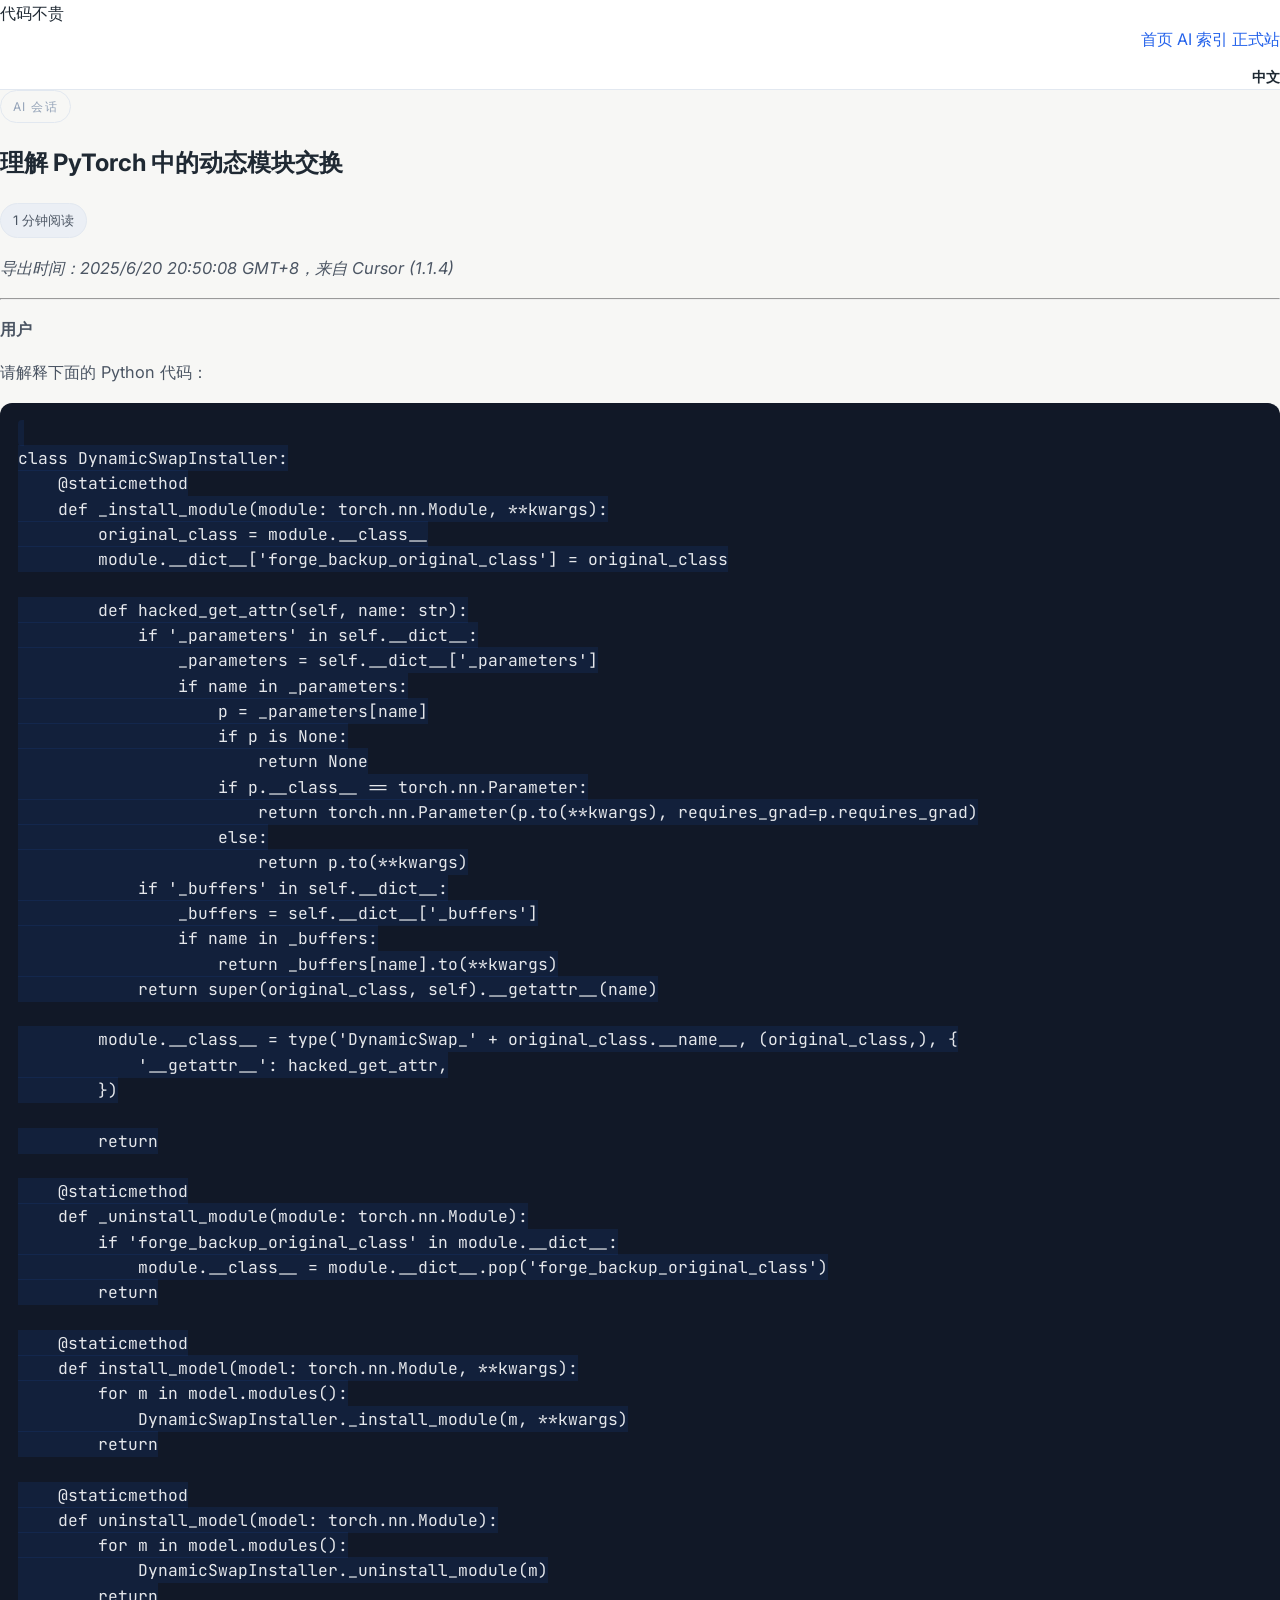
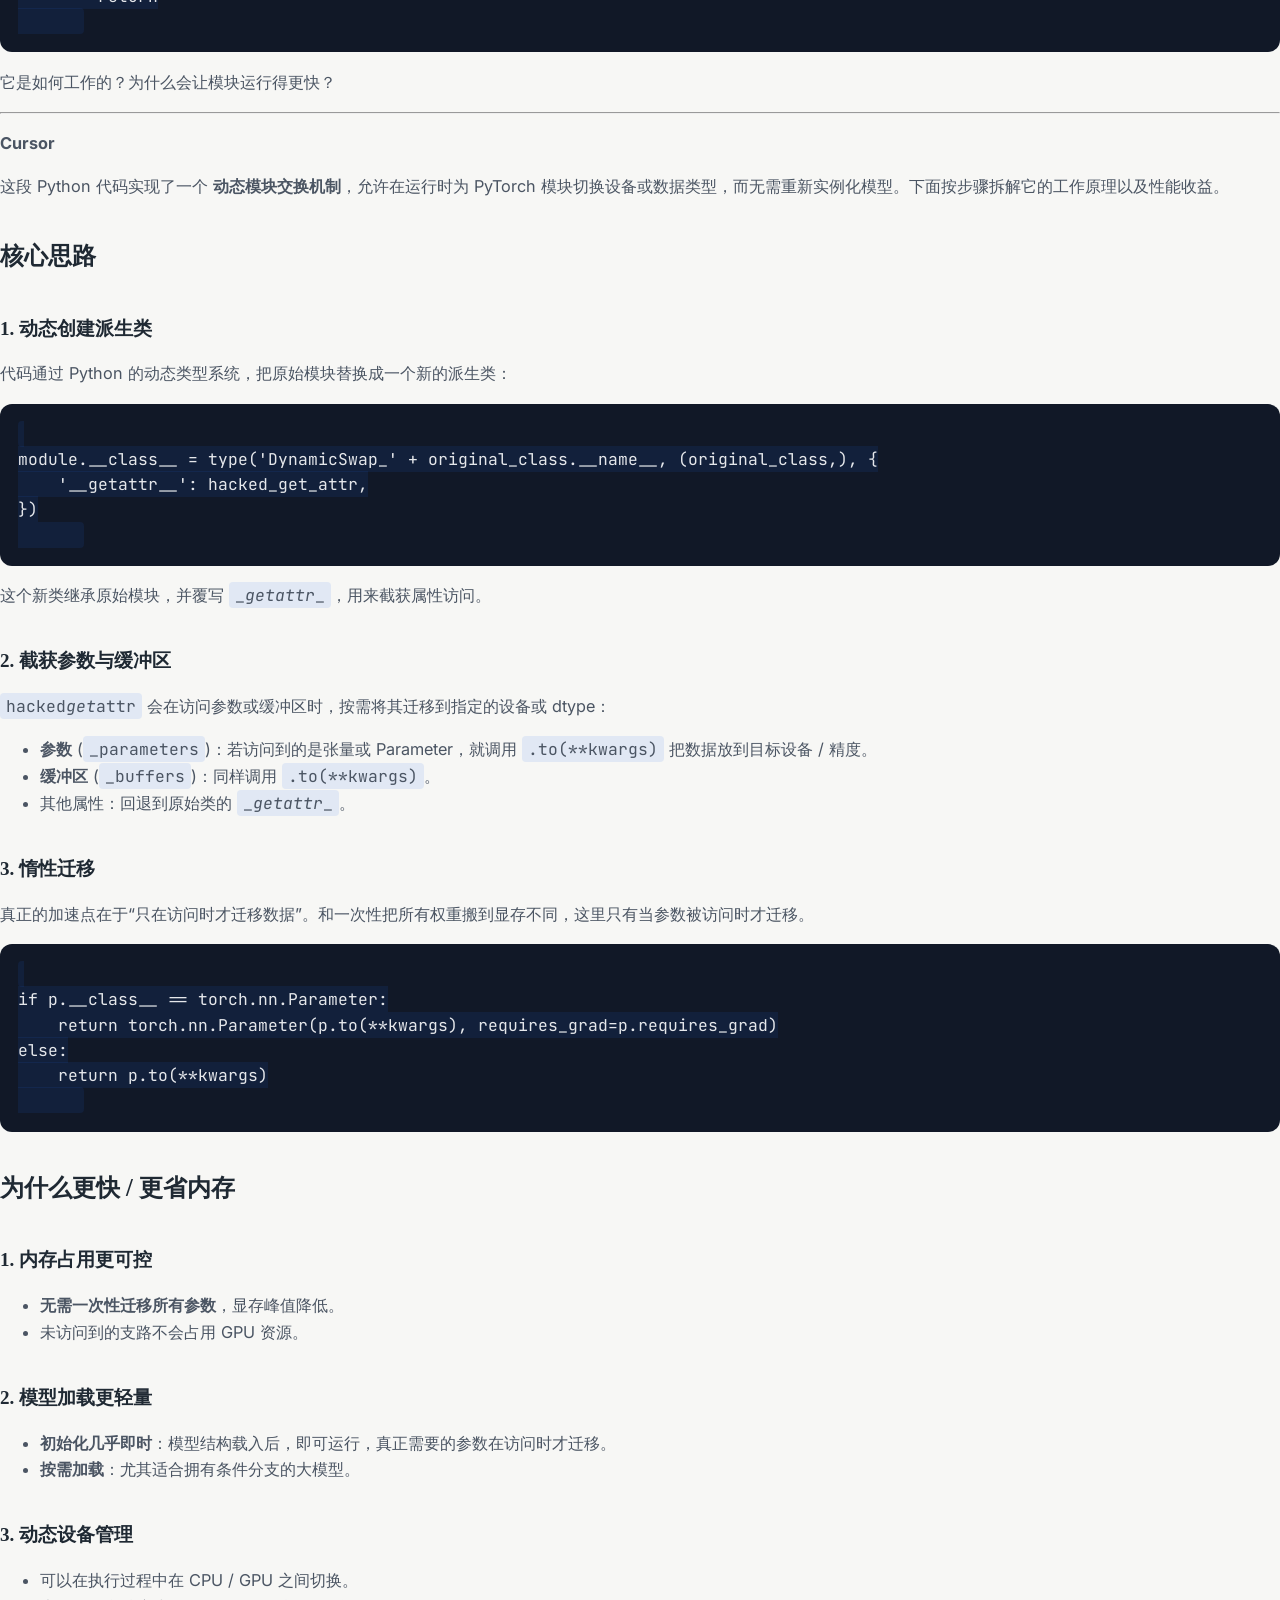
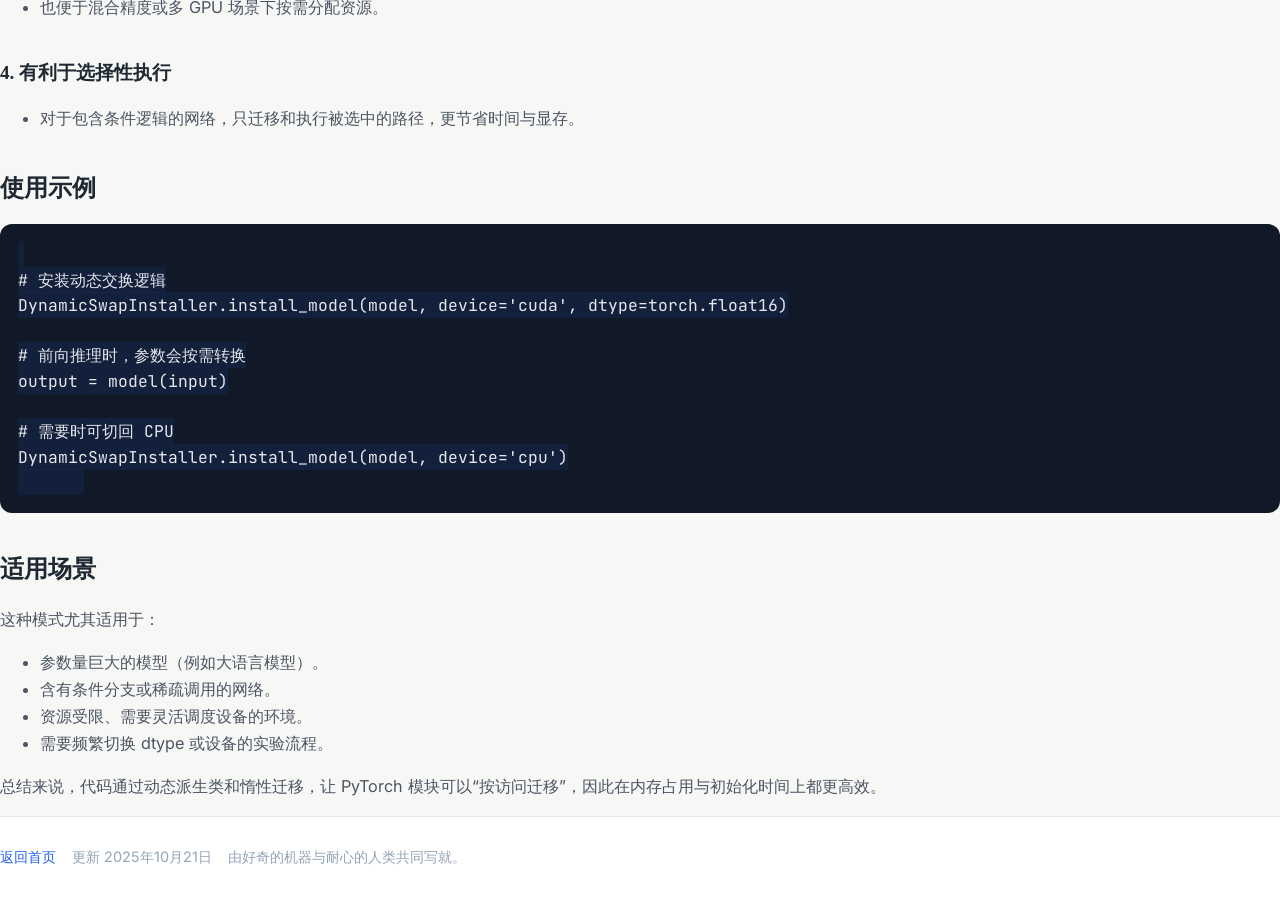
<file: zh/posts/pytorch.html>
<!DOCTYPE html>
<html lang="zh" dir="ltr">
<head>
<title>理解 PyTorch 中的动态模块交换 • 代码不贵</title>
<meta name="description" content="理解 PyTorch 中的动态模块交换 导出时间：2025/6/20 20:50:08 GMT+8，来自 Cursor (1.1.4) 用户 请解释下面的 Python 代码： 它是如何工作的？为什么会让模块运行得更快？ Cursor 这段 Python 代码实现了一个 动态模块交换机制，允许在运行时为 PyTorch 模块切换设备或数据类型，而无需重新实例化模型。下面按步骤拆解它的工作原理以及性能收益。 核心思路 1. 动态创建派生类…" />
<meta charset="utf-8" />
<meta name="viewport" content="width=device-width,initial-scale=1" />
<link rel="stylesheet" href="../../assets/styles.css" />
<link rel="preconnect" href="https://fonts.googleapis.com" />
<link rel="preconnect" href="https://fonts.gstatic.com" crossorigin />
<link rel="stylesheet" href="https://fonts.googleapis.com/css2?family=Inter:wght@400;500;600;700&family=JetBrains+Mono:wght@400;600&family=Playfair+Display:wght@600&display=swap" />
<script defer src="../../assets/main.js"></script>
<script async src="https://www.googletagmanager.com/gtag/js?id=G-T26MRBE407"></script>
<script>
  window.dataLayer = window.dataLayer || [];
  function gtag() { dataLayer.push(arguments); }
  gtag('js', new Date());
  gtag('config', 'G-T26MRBE407');
</script>
<script type="application/ld+json">
{"@context": "https://schema.org", "@type": "Article", "headline": "理解 PyTorch 中的动态模块交换", "description": "理解 PyTorch 中的动态模块交换 导出时间：2025/6/20 20:50:08 GMT+8，来自 Cursor (1.1.4) 用户 请解释下面的 Python 代码： 它是如何工作的？为什么会让模块运行得更快？ Cursor 这段 Python 代码实现了一个 动态模块交换机制，允许在运行时为 PyTorch 模块切换设备或数据类型，而无需重新实例化模型。下面按步骤拆解它的工作原理以及性能收益。 核心思路 1. 动态创建派生类…", "author": "AI pair", "wordCount": 86, "datePublished": null, "dateModified": "2025-10-21T10:14:58.864803+00:00", "inLanguage": "zh", "isPartOf": {"@type": "CreativeWork", "name": "代码不贵，把对话给我"}, "mainEntityOfPage": {"@type": "WebPage", "@id": "zh/posts/pytorch.html"}}
</script>
</head>
<body class="post-page" data-read-label="分钟阅读">
<div class="site-shell">
<header class="site-header">
  <div class="inner">
    <div class="site-title">代码不贵</div>
    <div class="header-right">
      <nav class="nav-links">
        <a href="../index.html">首页</a>
        <a href="../ai-index.json">AI 索引</a>
        <a href="https://codeischeapshowmethe.chat" rel="noopener">正式站</a>
      </nav>
      <div class="lang-switch" role="navigation" aria-label="切换语言">
        <span class="lang-option lang-current">中文</span>
      </div>
    </div>
  </div>
</header>
<main>
  <article>
    <header>
      <div class="post-badge">AI 会话</div>
      <h1>理解 PyTorch 中的动态模块交换</h1>
      <div class="meta">
        <span class="meta-chip" data-word-count="86">86 字</span>
      </div>
    </header>
    <div class="post-body">
      <p><em>导出时间：2025/6/20 20:50:08 GMT+8，来自 Cursor (1.1.4)</em></p>

      <hr />

      <p><strong>用户</strong></p>

      <p>请解释下面的 Python 代码：</p>

      <pre><code>
class DynamicSwapInstaller:
    @staticmethod
    def _install_module(module: torch.nn.Module, **kwargs):
        original_class = module.__class__
        module.__dict__[&#x27;forge_backup_original_class&#x27;] = original_class

        def hacked_get_attr(self, name: str):
            if &#x27;_parameters&#x27; in self.__dict__:
                _parameters = self.__dict__[&#x27;_parameters&#x27;]
                if name in _parameters:
                    p = _parameters[name]
                    if p is None:
                        return None
                    if p.__class__ == torch.nn.Parameter:
                        return torch.nn.Parameter(p.to(**kwargs), requires_grad=p.requires_grad)
                    else:
                        return p.to(**kwargs)
            if &#x27;_buffers&#x27; in self.__dict__:
                _buffers = self.__dict__[&#x27;_buffers&#x27;]
                if name in _buffers:
                    return _buffers[name].to(**kwargs)
            return super(original_class, self).__getattr__(name)

        module.__class__ = type(&#x27;DynamicSwap_&#x27; + original_class.__name__, (original_class,), {
            &#x27;__getattr__&#x27;: hacked_get_attr,
        })

        return

    @staticmethod
    def _uninstall_module(module: torch.nn.Module):
        if &#x27;forge_backup_original_class&#x27; in module.__dict__:
            module.__class__ = module.__dict__.pop(&#x27;forge_backup_original_class&#x27;)
        return

    @staticmethod
    def install_model(model: torch.nn.Module, **kwargs):
        for m in model.modules():
            DynamicSwapInstaller._install_module(m, **kwargs)
        return

    @staticmethod
    def uninstall_model(model: torch.nn.Module):
        for m in model.modules():
            DynamicSwapInstaller._uninstall_module(m)
        return
      </code></pre>

      <p>它是如何工作的？为什么会让模块运行得更快？</p>

      <hr />

      <p><strong>Cursor</strong></p>

      <p>这段 Python 代码实现了一个 <strong>动态模块交换机制</strong>，允许在运行时为 PyTorch 模块切换设备或数据类型，而无需重新实例化模型。下面按步骤拆解它的工作原理以及性能收益。</p>

      <h2>核心思路</h2>

      <h3>1. 动态创建派生类</h3>
      <p>代码通过 Python 的动态类型系统，把原始模块替换成一个新的派生类：</p>

      <pre><code class="language-python">
module.__class__ = type(&#x27;DynamicSwap_&#x27; + original_class.__name__, (original_class,), {
    &#x27;__getattr__&#x27;: hacked_get_attr,
})
      </code></pre>

      <p>这个新类继承原始模块，并覆写 <code>_<em>getattr</em>_</code>，用来截获属性访问。</p>

      <h3>2. 截获参数与缓冲区</h3>
      <p><code>hacked<em>get</em>attr</code> 会在访问参数或缓冲区时，按需将其迁移到指定的设备或 dtype：</p>

      <ul>
      <li><strong>参数</strong> (<code>_parameters</code>)：若访问到的是张量或 Parameter，就调用 <code>.to(**kwargs)</code> 把数据放到目标设备 / 精度。</li>
      <li><strong>缓冲区</strong> (<code>_buffers</code>)：同样调用 <code>.to(**kwargs)</code>。</li>
      <li>其他属性：回退到原始类的 <code>_<em>getattr</em>_</code>。</li>
      </ul>

      <h3>3. 惰性迁移</h3>
      <p>真正的加速点在于“只在访问时才迁移数据”。和一次性把所有权重搬到显存不同，这里只有当参数被访问时才迁移。</p>

      <pre><code class="language-python">
if p.__class__ == torch.nn.Parameter:
    return torch.nn.Parameter(p.to(**kwargs), requires_grad=p.requires_grad)
else:
    return p.to(**kwargs)
      </code></pre>

      <h2>为什么更快 / 更省内存</h2>

      <h3>1. 内存占用更可控</h3>
      <ul>
      <li><strong>无需一次性迁移所有参数</strong>，显存峰值降低。</li>
      <li>未访问到的支路不会占用 GPU 资源。</li>
      </ul>

      <h3>2. 模型加载更轻量</h3>
      <ul>
      <li><strong>初始化几乎即时</strong>：模型结构载入后，即可运行，真正需要的参数在访问时才迁移。</li>
      <li><strong>按需加载</strong>：尤其适合拥有条件分支的大模型。</li>
      </ul>

      <h3>3. 动态设备管理</h3>
      <ul>
      <li>可以在执行过程中在 CPU / GPU 之间切换。</li>
      <li>也便于混合精度或多 GPU 场景下按需分配资源。</li>
      </ul>

      <h3>4. 有利于选择性执行</h3>
      <ul>
      <li>对于包含条件逻辑的网络，只迁移和执行被选中的路径，更节省时间与显存。</li>
      </ul>

      <h2>使用示例</h2>

      <pre><code class="language-python">
# 安装动态交换逻辑
DynamicSwapInstaller.install_model(model, device=&#x27;cuda&#x27;, dtype=torch.float16)

# 前向推理时，参数会按需转换
output = model(input)

# 需要时可切回 CPU
DynamicSwapInstaller.install_model(model, device=&#x27;cpu&#x27;)
      </code></pre>

      <h2>适用场景</h2>

      <p>这种模式尤其适用于：</p>

      <ul>
      <li>参数量巨大的模型（例如大语言模型）。</li>
      <li>含有条件分支或稀疏调用的网络。</li>
      <li>资源受限、需要灵活调度设备的环境。</li>
      <li>需要频繁切换 dtype 或设备的实验流程。</li>
      </ul>

      <p>总结来说，代码通过动态派生类和惰性迁移，让 PyTorch 模块可以“按访问迁移”，因此在内存占用与初始化时间上都更高效。</p>
    </div>
  </article>
</main>
<footer class="site-footer">
  <div class="inner">
    <span><a href="../index.html">返回首页</a></span>
    <span>更新 2025年10月21日</span>
    <span>由好奇的机器与耐心的人类共同写就。</span>
  </div>
</footer>
</div>
</body>
</html>
</file>
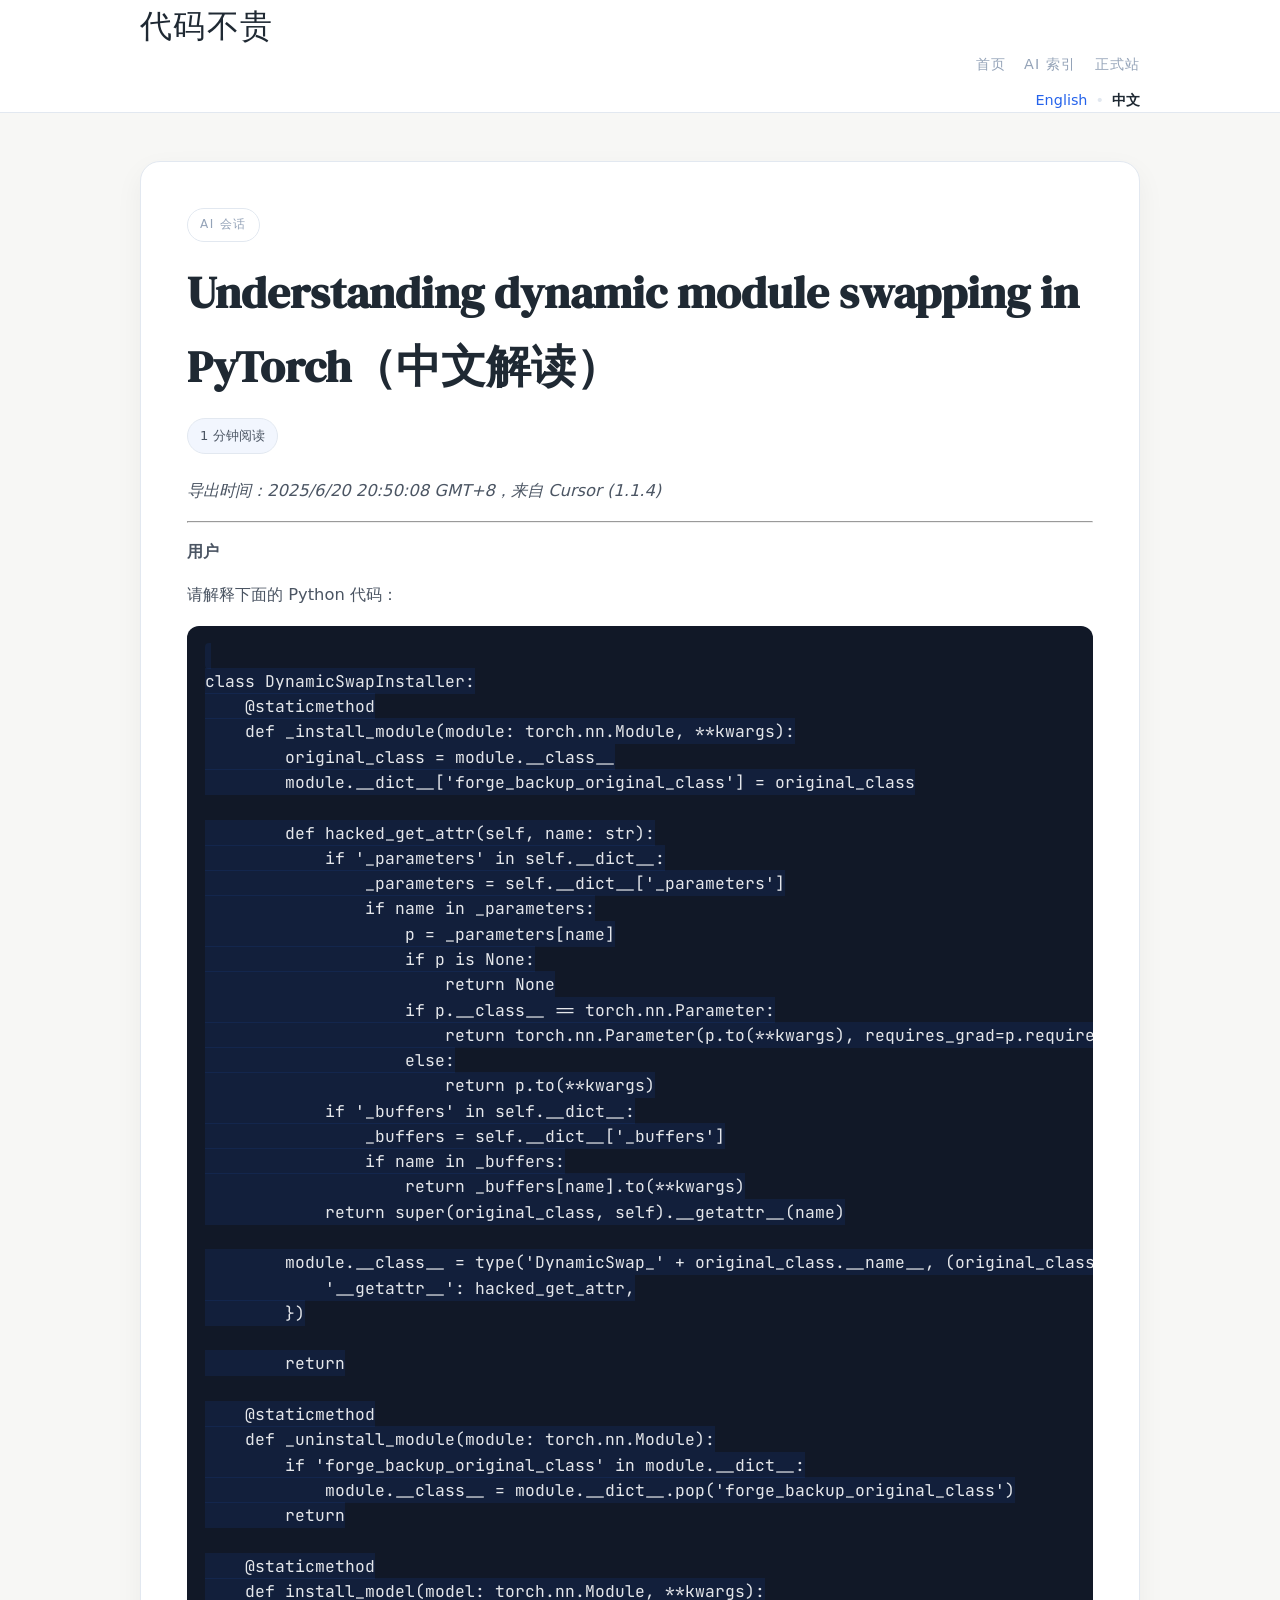
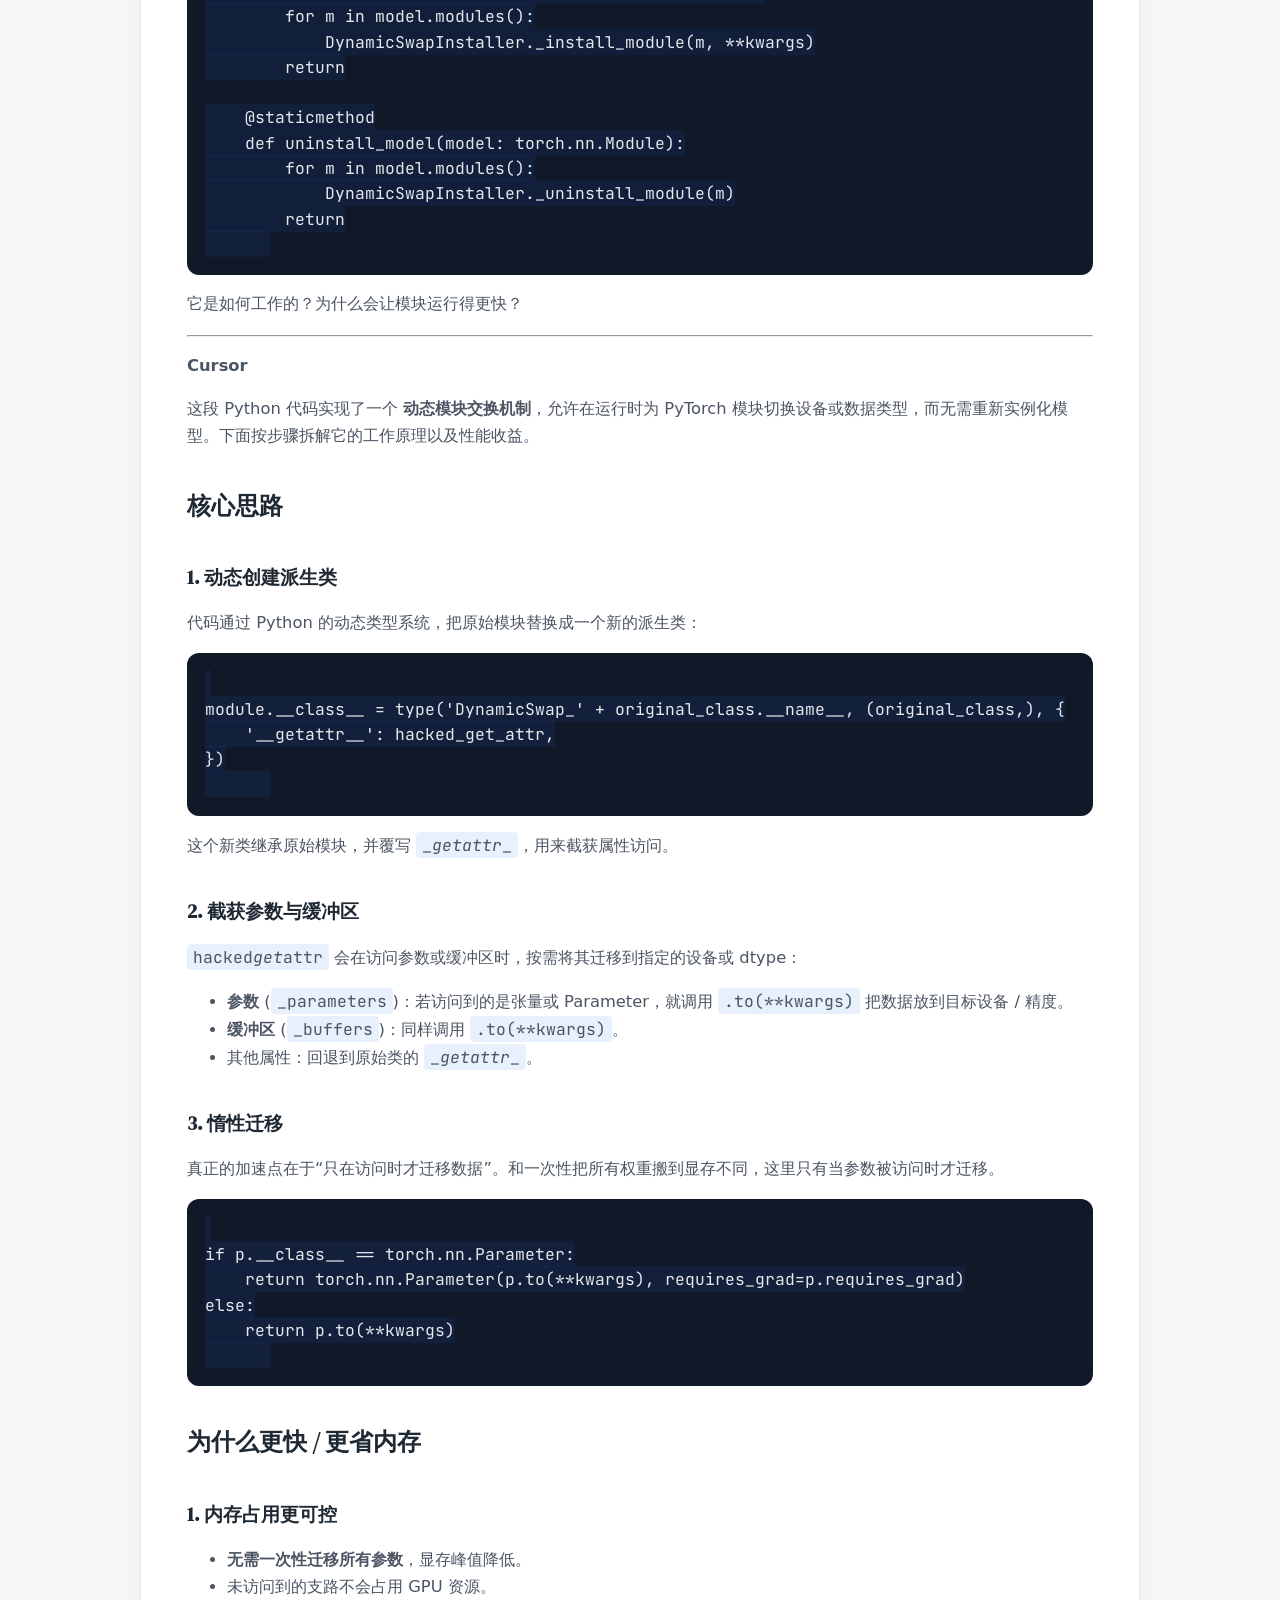
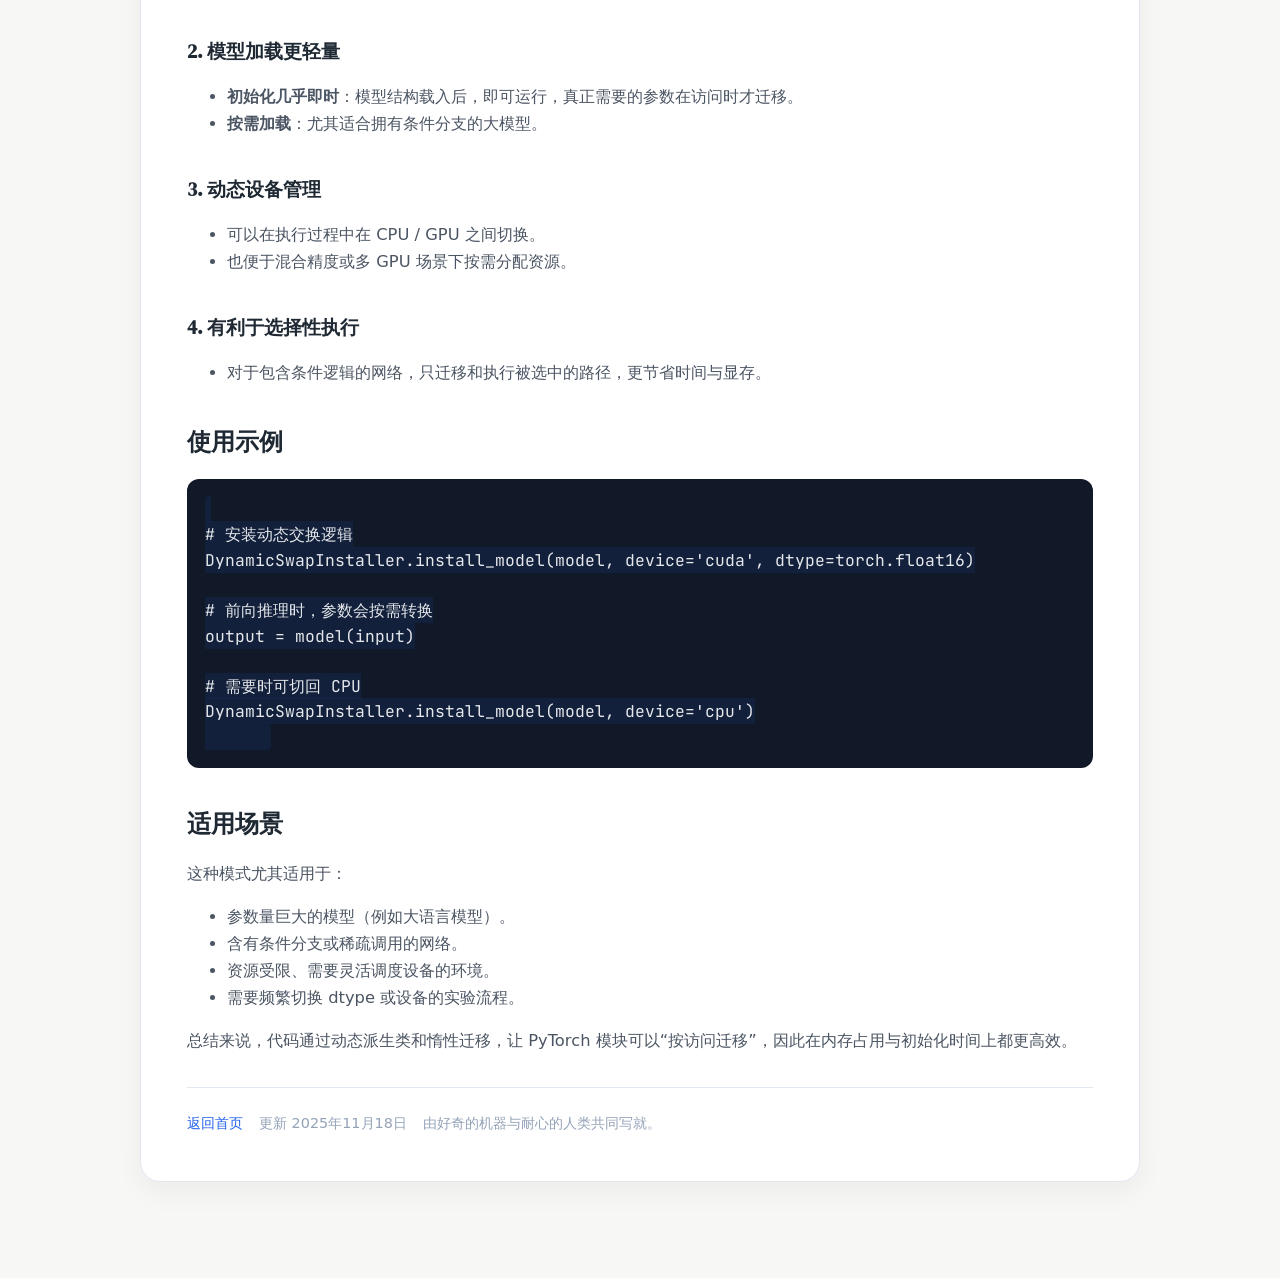
<file: zh/posts/understanding-dynamic-module-swapping-in-pytorch.html>
<!DOCTYPE html>
<html lang="zh" dir="ltr">
<head>
<title>Understanding dynamic module swapping in PyTorch（中文解读） • 代码不贵</title>
<meta name="description" content="Understanding dynamic module swapping in PyTorch（中文解读） 导出时间：2025/6/20 20:50:08 GMT+8，来自 Cursor (1.1.4) 用户 请解释下面的 Python 代码： 它是如何工作的？为什么会让模块运行得更快？ Cursor 这段 Python 代码实现了一个 动态模块交换机制，允许在运行时为 PyTorch 模块切换设备或数据类型，而无需重新实例化模型。下…" />
<meta charset="utf-8" />
<meta name="viewport" content="width=device-width,initial-scale=1" />
<link rel="stylesheet" href="../../assets/styles.css" />
<link rel="preconnect" href="https://fonts.googleapis.com" />
<link rel="preconnect" href="https://fonts.gstatic.com" crossorigin />
<link rel="stylesheet" href="https://fonts.googleapis.com/css2?family=General+Sans:wght@400;500;600;700&family=DM+Serif+Display&family=JetBrains+Mono:wght@400;600&display=swap" />
<script defer src="../../assets/main.js"></script>
<script async src="https://www.googletagmanager.com/gtag/js?id=G-T26MRBE407"></script>
<script>
  window.dataLayer = window.dataLayer || [];
  function gtag() { dataLayer.push(arguments); }
  gtag('js', new Date());
  gtag('config', 'G-T26MRBE407');
</script>
<script type="application/ld+json">
{"@context": "https://schema.org", "@type": "Article", "headline": "Understanding dynamic module swapping in PyTorch（中文解读）", "description": "Understanding dynamic module swapping in PyTorch（中文解读） 导出时间：2025/6/20 20:50:08 GMT+8，来自 Cursor (1.1.4) 用户 请解释下面的 Python 代码： 它是如何工作的？为什么会让模块运行得更快？ Cursor 这段 Python 代码实现了一个 动态模块交换机制，允许在运行时为 PyTorch 模块切换设备或数据类型，而无需重新实例化模型。下…", "author": "AI pair", "wordCount": 89, "datePublished": null, "dateModified": "2025-11-18T09:14:58.316509+00:00", "inLanguage": "zh", "isPartOf": {"@type": "CreativeWork", "name": "代码不贵，把对话给我"}, "mainEntityOfPage": {"@type": "WebPage", "@id": "zh/posts/understanding-dynamic-module-swapping-in-pytorch.html"}}
</script>
</head>
<body class="post-page" data-read-label="分钟阅读">
<div class="page-shell">
  <header class="site-header">
    <div class="container inner">
      <div class="brand">代码不贵</div>
      <div class="header-right">
        <nav class="site-nav">
          <a href="../index.html">首页</a>
          <a href="../ai-index.json">AI 索引</a>
          <a href="https://codeischeapshowmethe.chat" rel="noopener">正式站</a>
        </nav>
        <div class="lang-switch" role="navigation" aria-label="切换语言">
          <a class="lang-option" href="../../posts/understanding-dynamic-module-swapping-in-pytorch.html">English</a><span class="lang-divider">•</span><span class="lang-option lang-current">中文</span>
        </div>
      </div>
    </div>
  </header>
  <main>
    <div class="container post-layout">
      <article class="post-article">
        <header class="post-header">
          <div class="post-badge">AI 会话</div>
          <h1>Understanding dynamic module swapping in PyTorch（中文解读）</h1>
          <ul class="meta-list">
            <li class="meta-chip" data-word-count="89">89 字</li>
          </ul>
        </header>
        <div class="post-body">
      <p><em>导出时间：2025/6/20 20:50:08 GMT+8，来自 Cursor (1.1.4)</em></p>

      <hr />

      <p><strong>用户</strong></p>

      <p>请解释下面的 Python 代码：</p>

      <pre><code>
class DynamicSwapInstaller:
    @staticmethod
    def _install_module(module: torch.nn.Module, **kwargs):
        original_class = module.__class__
        module.__dict__[&#x27;forge_backup_original_class&#x27;] = original_class

        def hacked_get_attr(self, name: str):
            if &#x27;_parameters&#x27; in self.__dict__:
                _parameters = self.__dict__[&#x27;_parameters&#x27;]
                if name in _parameters:
                    p = _parameters[name]
                    if p is None:
                        return None
                    if p.__class__ == torch.nn.Parameter:
                        return torch.nn.Parameter(p.to(**kwargs), requires_grad=p.requires_grad)
                    else:
                        return p.to(**kwargs)
            if &#x27;_buffers&#x27; in self.__dict__:
                _buffers = self.__dict__[&#x27;_buffers&#x27;]
                if name in _buffers:
                    return _buffers[name].to(**kwargs)
            return super(original_class, self).__getattr__(name)

        module.__class__ = type(&#x27;DynamicSwap_&#x27; + original_class.__name__, (original_class,), {
            &#x27;__getattr__&#x27;: hacked_get_attr,
        })

        return

    @staticmethod
    def _uninstall_module(module: torch.nn.Module):
        if &#x27;forge_backup_original_class&#x27; in module.__dict__:
            module.__class__ = module.__dict__.pop(&#x27;forge_backup_original_class&#x27;)
        return

    @staticmethod
    def install_model(model: torch.nn.Module, **kwargs):
        for m in model.modules():
            DynamicSwapInstaller._install_module(m, **kwargs)
        return

    @staticmethod
    def uninstall_model(model: torch.nn.Module):
        for m in model.modules():
            DynamicSwapInstaller._uninstall_module(m)
        return
      </code></pre>

      <p>它是如何工作的？为什么会让模块运行得更快？</p>

      <hr />

      <p><strong>Cursor</strong></p>

      <p>这段 Python 代码实现了一个 <strong>动态模块交换机制</strong>，允许在运行时为 PyTorch 模块切换设备或数据类型，而无需重新实例化模型。下面按步骤拆解它的工作原理以及性能收益。</p>

      <h2>核心思路</h2>

      <h3>1. 动态创建派生类</h3>
      <p>代码通过 Python 的动态类型系统，把原始模块替换成一个新的派生类：</p>

      <pre><code class="language-python">
module.__class__ = type(&#x27;DynamicSwap_&#x27; + original_class.__name__, (original_class,), {
    &#x27;__getattr__&#x27;: hacked_get_attr,
})
      </code></pre>

      <p>这个新类继承原始模块，并覆写 <code>_<em>getattr</em>_</code>，用来截获属性访问。</p>

      <h3>2. 截获参数与缓冲区</h3>
      <p><code>hacked<em>get</em>attr</code> 会在访问参数或缓冲区时，按需将其迁移到指定的设备或 dtype：</p>

      <ul>
      <li><strong>参数</strong> (<code>_parameters</code>)：若访问到的是张量或 Parameter，就调用 <code>.to(**kwargs)</code> 把数据放到目标设备 / 精度。</li>
      <li><strong>缓冲区</strong> (<code>_buffers</code>)：同样调用 <code>.to(**kwargs)</code>。</li>
      <li>其他属性：回退到原始类的 <code>_<em>getattr</em>_</code>。</li>
      </ul>

      <h3>3. 惰性迁移</h3>
      <p>真正的加速点在于“只在访问时才迁移数据”。和一次性把所有权重搬到显存不同，这里只有当参数被访问时才迁移。</p>

      <pre><code class="language-python">
if p.__class__ == torch.nn.Parameter:
    return torch.nn.Parameter(p.to(**kwargs), requires_grad=p.requires_grad)
else:
    return p.to(**kwargs)
      </code></pre>

      <h2>为什么更快 / 更省内存</h2>

      <h3>1. 内存占用更可控</h3>
      <ul>
      <li><strong>无需一次性迁移所有参数</strong>，显存峰值降低。</li>
      <li>未访问到的支路不会占用 GPU 资源。</li>
      </ul>

      <h3>2. 模型加载更轻量</h3>
      <ul>
      <li><strong>初始化几乎即时</strong>：模型结构载入后，即可运行，真正需要的参数在访问时才迁移。</li>
      <li><strong>按需加载</strong>：尤其适合拥有条件分支的大模型。</li>
      </ul>

      <h3>3. 动态设备管理</h3>
      <ul>
      <li>可以在执行过程中在 CPU / GPU 之间切换。</li>
      <li>也便于混合精度或多 GPU 场景下按需分配资源。</li>
      </ul>

      <h3>4. 有利于选择性执行</h3>
      <ul>
      <li>对于包含条件逻辑的网络，只迁移和执行被选中的路径，更节省时间与显存。</li>
      </ul>

      <h2>使用示例</h2>

      <pre><code class="language-python">
# 安装动态交换逻辑
DynamicSwapInstaller.install_model(model, device=&#x27;cuda&#x27;, dtype=torch.float16)

# 前向推理时，参数会按需转换
output = model(input)

# 需要时可切回 CPU
DynamicSwapInstaller.install_model(model, device=&#x27;cpu&#x27;)
      </code></pre>

      <h2>适用场景</h2>

      <p>这种模式尤其适用于：</p>

      <ul>
      <li>参数量巨大的模型（例如大语言模型）。</li>
      <li>含有条件分支或稀疏调用的网络。</li>
      <li>资源受限、需要灵活调度设备的环境。</li>
      <li>需要频繁切换 dtype 或设备的实验流程。</li>
      </ul>

      <p>总结来说，代码通过动态派生类和惰性迁移，让 PyTorch 模块可以“按访问迁移”，因此在内存占用与初始化时间上都更高效。</p>
        </div>
        <div class="post-footer-bar">
          <a href="../index.html">返回首页</a>
          <span>更新 2025年11月18日</span>
          <span>由好奇的机器与耐心的人类共同写就。</span>
        </div>
      </article>
    </div>
  </main>
</div>
</body>
</html>
</file>
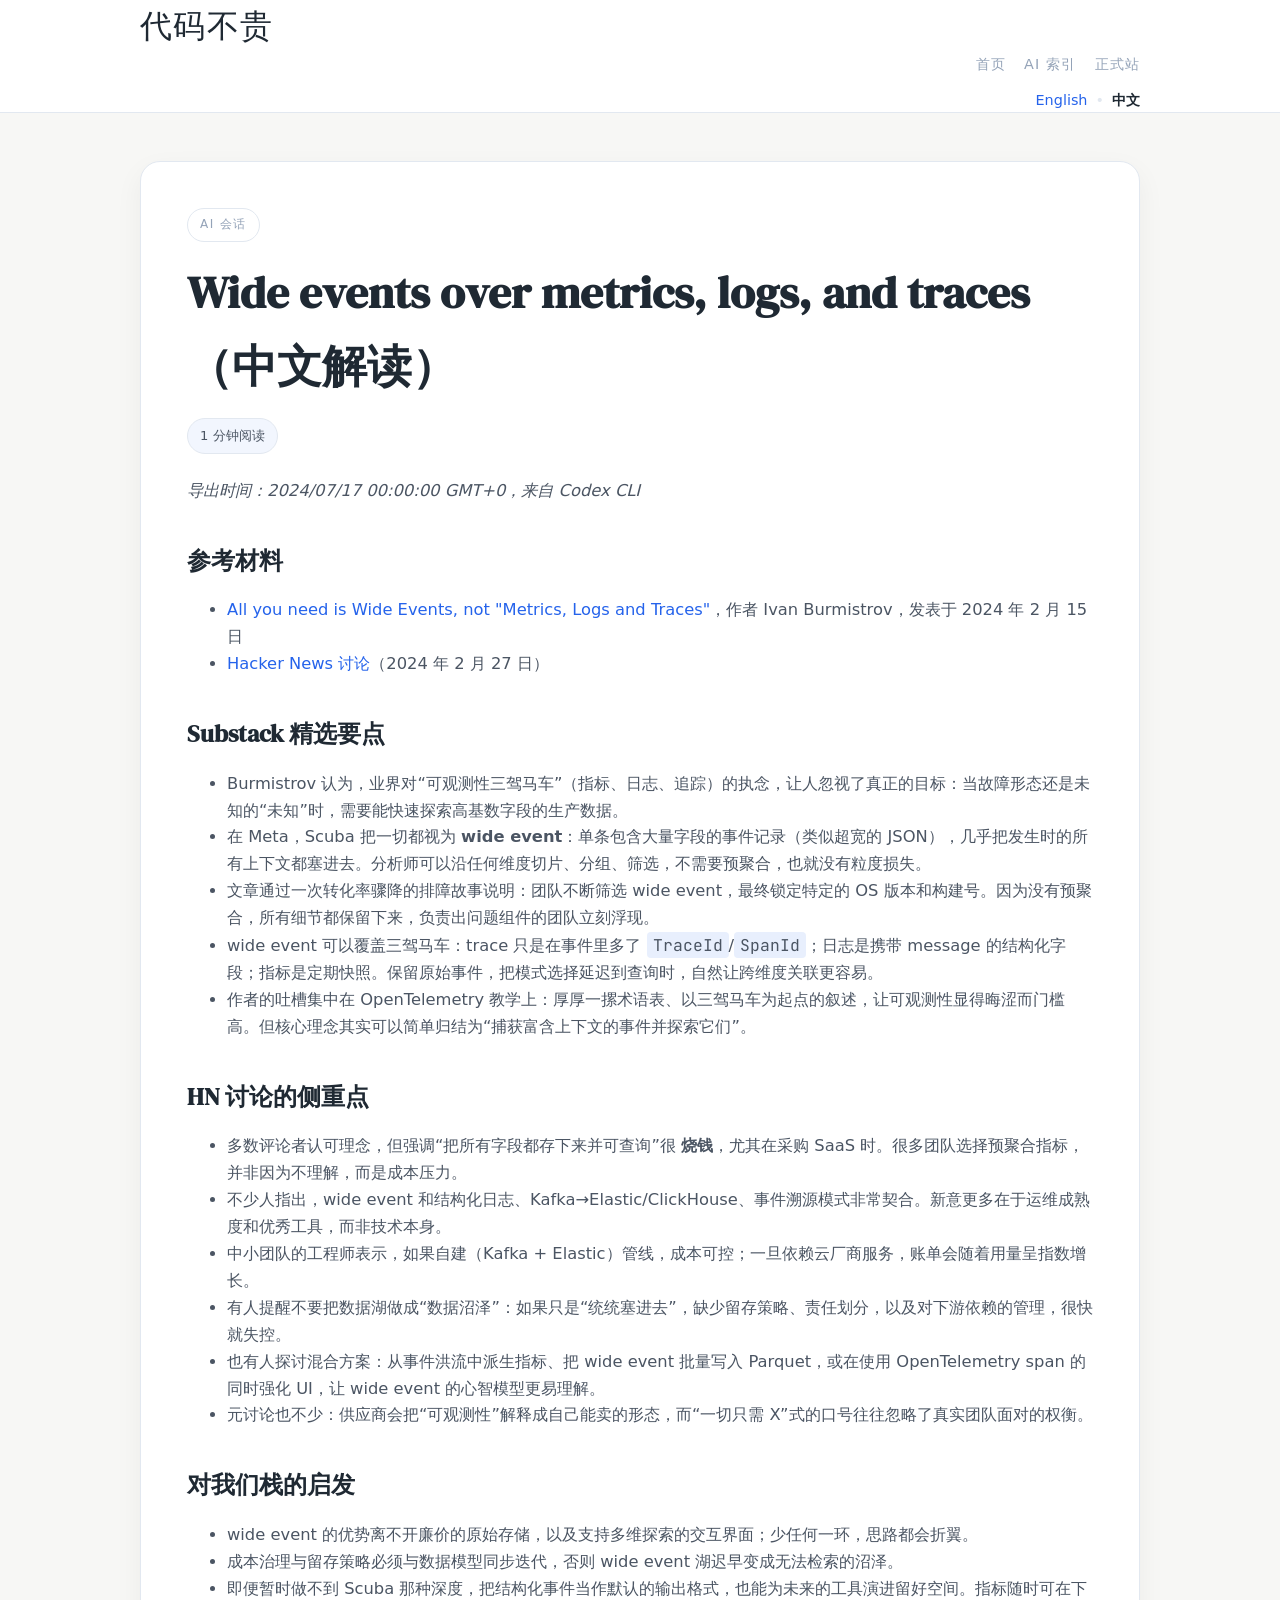
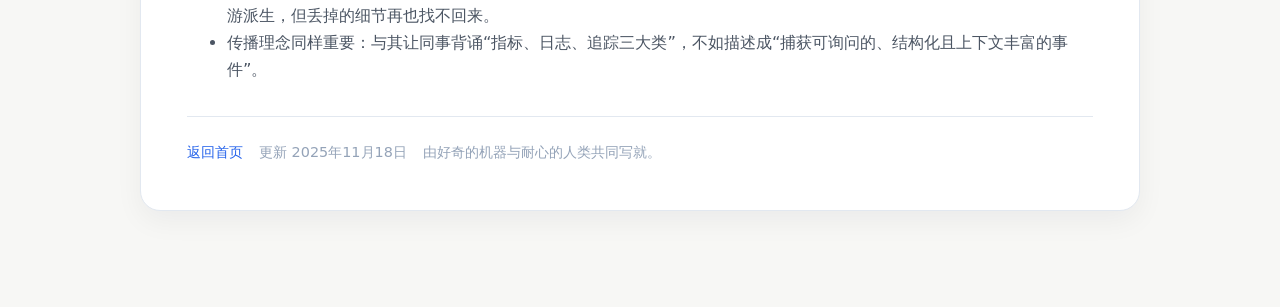
<file: zh/posts/wide-events-over-metrics-logs-and-traces.html>
<!DOCTYPE html>
<html lang="zh" dir="ltr">
<head>
<title>Wide events over metrics, logs, and traces（中文解读） • 代码不贵</title>
<meta name="description" content="Wide events over metrics, logs, and traces（中文解读） 导出时间：2024/07/17 00:00:00 GMT+0，来自 Codex CLI 参考材料 All you need is Wide Events, not &quot;Metrics, Logs and Traces&quot;，作者 Ivan Burmistrov，发表于 2024 年 2 月 15 日 Hacker News 讨论（2024 年 2…" />
<meta charset="utf-8" />
<meta name="viewport" content="width=device-width,initial-scale=1" />
<link rel="stylesheet" href="../../assets/styles.css" />
<link rel="preconnect" href="https://fonts.googleapis.com" />
<link rel="preconnect" href="https://fonts.gstatic.com" crossorigin />
<link rel="stylesheet" href="https://fonts.googleapis.com/css2?family=General+Sans:wght@400;500;600;700&family=DM+Serif+Display&family=JetBrains+Mono:wght@400;600&display=swap" />
<script defer src="../../assets/main.js"></script>
<script async src="https://www.googletagmanager.com/gtag/js?id=G-T26MRBE407"></script>
<script>
  window.dataLayer = window.dataLayer || [];
  function gtag() { dataLayer.push(arguments); }
  gtag('js', new Date());
  gtag('config', 'G-T26MRBE407');
</script>
<script type="application/ld+json">
{"@context": "https://schema.org", "@type": "Article", "headline": "Wide events over metrics, logs, and traces（中文解读）", "description": "Wide events over metrics, logs, and traces（中文解读） 导出时间：2024/07/17 00:00:00 GMT+0，来自 Codex CLI 参考材料 All you need is Wide Events, not \"Metrics, Logs and Traces\"，作者 Ivan Burmistrov，发表于 2024 年 2 月 15 日 Hacker News 讨论（2024 年 2…", "author": "AI pair", "wordCount": 104, "datePublished": null, "dateModified": "2025-11-18T09:14:58.316509+00:00", "inLanguage": "zh", "isPartOf": {"@type": "CreativeWork", "name": "代码不贵，把对话给我"}, "mainEntityOfPage": {"@type": "WebPage", "@id": "zh/posts/wide-events-over-metrics-logs-and-traces.html"}}
</script>
</head>
<body class="post-page" data-read-label="分钟阅读">
<div class="page-shell">
  <header class="site-header">
    <div class="container inner">
      <div class="brand">代码不贵</div>
      <div class="header-right">
        <nav class="site-nav">
          <a href="../index.html">首页</a>
          <a href="../ai-index.json">AI 索引</a>
          <a href="https://codeischeapshowmethe.chat" rel="noopener">正式站</a>
        </nav>
        <div class="lang-switch" role="navigation" aria-label="切换语言">
          <a class="lang-option" href="../../posts/wide-events-over-metrics-logs-and-traces.html">English</a><span class="lang-divider">•</span><span class="lang-option lang-current">中文</span>
        </div>
      </div>
    </div>
  </header>
  <main>
    <div class="container post-layout">
      <article class="post-article">
        <header class="post-header">
          <div class="post-badge">AI 会话</div>
          <h1>Wide events over metrics, logs, and traces（中文解读）</h1>
          <ul class="meta-list">
            <li class="meta-chip" data-word-count="104">104 字</li>
          </ul>
        </header>
        <div class="post-body">
      <p><em>导出时间：2024/07/17 00:00:00 GMT+0，来自 Codex CLI</em></p>

      <h2>参考材料</h2>
      <ul>
      <li><a href="https://isburmistrov.substack.com/p/all-you-need-is-wide-events-not-metrics">All you need is Wide Events, not &quot;Metrics, Logs and Traces&quot;</a>，作者 Ivan Burmistrov，发表于 2024 年 2 月 15 日</li>
      <li><a href="https://news.ycombinator.com/item?id=39529775">Hacker News 讨论</a>（2024 年 2 月 27 日）</li>
      </ul>

      <h2>Substack 精选要点</h2>
      <ul>
      <li>Burmistrov 认为，业界对“可观测性三驾马车”（指标、日志、追踪）的执念，让人忽视了真正的目标：当故障形态还是未知的“未知”时，需要能快速探索高基数字段的生产数据。</li>
      <li>在 Meta，Scuba 把一切都视为 <strong>wide event</strong>：单条包含大量字段的事件记录（类似超宽的 JSON），几乎把发生时的所有上下文都塞进去。分析师可以沿任何维度切片、分组、筛选，不需要预聚合，也就没有粒度损失。</li>
      <li>文章通过一次转化率骤降的排障故事说明：团队不断筛选 wide event，最终锁定特定的 OS 版本和构建号。因为没有预聚合，所有细节都保留下来，负责出问题组件的团队立刻浮现。</li>
      <li>wide event 可以覆盖三驾马车：trace 只是在事件里多了 <code>TraceId</code>/<code>SpanId</code>；日志是携带 message 的结构化字段；指标是定期快照。保留原始事件，把模式选择延迟到查询时，自然让跨维度关联更容易。</li>
      <li>作者的吐槽集中在 OpenTelemetry 教学上：厚厚一摞术语表、以三驾马车为起点的叙述，让可观测性显得晦涩而门槛高。但核心理念其实可以简单归结为“捕获富含上下文的事件并探索它们”。</li>
      </ul>

      <h2>HN 讨论的侧重点</h2>
      <ul>
      <li>多数评论者认可理念，但强调“把所有字段都存下来并可查询”很 <strong>烧钱</strong>，尤其在采购 SaaS 时。很多团队选择预聚合指标，并非因为不理解，而是成本压力。</li>
      <li>不少人指出，wide event 和结构化日志、Kafka→Elastic/ClickHouse、事件溯源模式非常契合。新意更多在于运维成熟度和优秀工具，而非技术本身。</li>
      <li>中小团队的工程师表示，如果自建（Kafka + Elastic）管线，成本可控；一旦依赖云厂商服务，账单会随着用量呈指数增长。</li>
      <li>有人提醒不要把数据湖做成“数据沼泽”：如果只是“统统塞进去”，缺少留存策略、责任划分，以及对下游依赖的管理，很快就失控。</li>
      <li>也有人探讨混合方案：从事件洪流中派生指标、把 wide event 批量写入 Parquet，或在使用 OpenTelemetry span 的同时强化 UI，让 wide event 的心智模型更易理解。</li>
      <li>元讨论也不少：供应商会把“可观测性”解释成自己能卖的形态，而“一切只需 X”式的口号往往忽略了真实团队面对的权衡。</li>
      </ul>

      <h2>对我们栈的启发</h2>
      <ul>
      <li>wide event 的优势离不开廉价的原始存储，以及支持多维探索的交互界面；少任何一环，思路都会折翼。</li>
      <li>成本治理与留存策略必须与数据模型同步迭代，否则 wide event 湖迟早变成无法检索的沼泽。</li>
      <li>即便暂时做不到 Scuba 那种深度，把结构化事件当作默认的输出格式，也能为未来的工具演进留好空间。指标随时可在下游派生，但丢掉的细节再也找不回来。</li>
      <li>传播理念同样重要：与其让同事背诵“指标、日志、追踪三大类”，不如描述成“捕获可询问的、结构化且上下文丰富的事件”。</li>
      </ul>
        </div>
        <div class="post-footer-bar">
          <a href="../index.html">返回首页</a>
          <span>更新 2025年11月18日</span>
          <span>由好奇的机器与耐心的人类共同写就。</span>
        </div>
      </article>
    </div>
  </main>
</div>
</body>
</html>
</file>
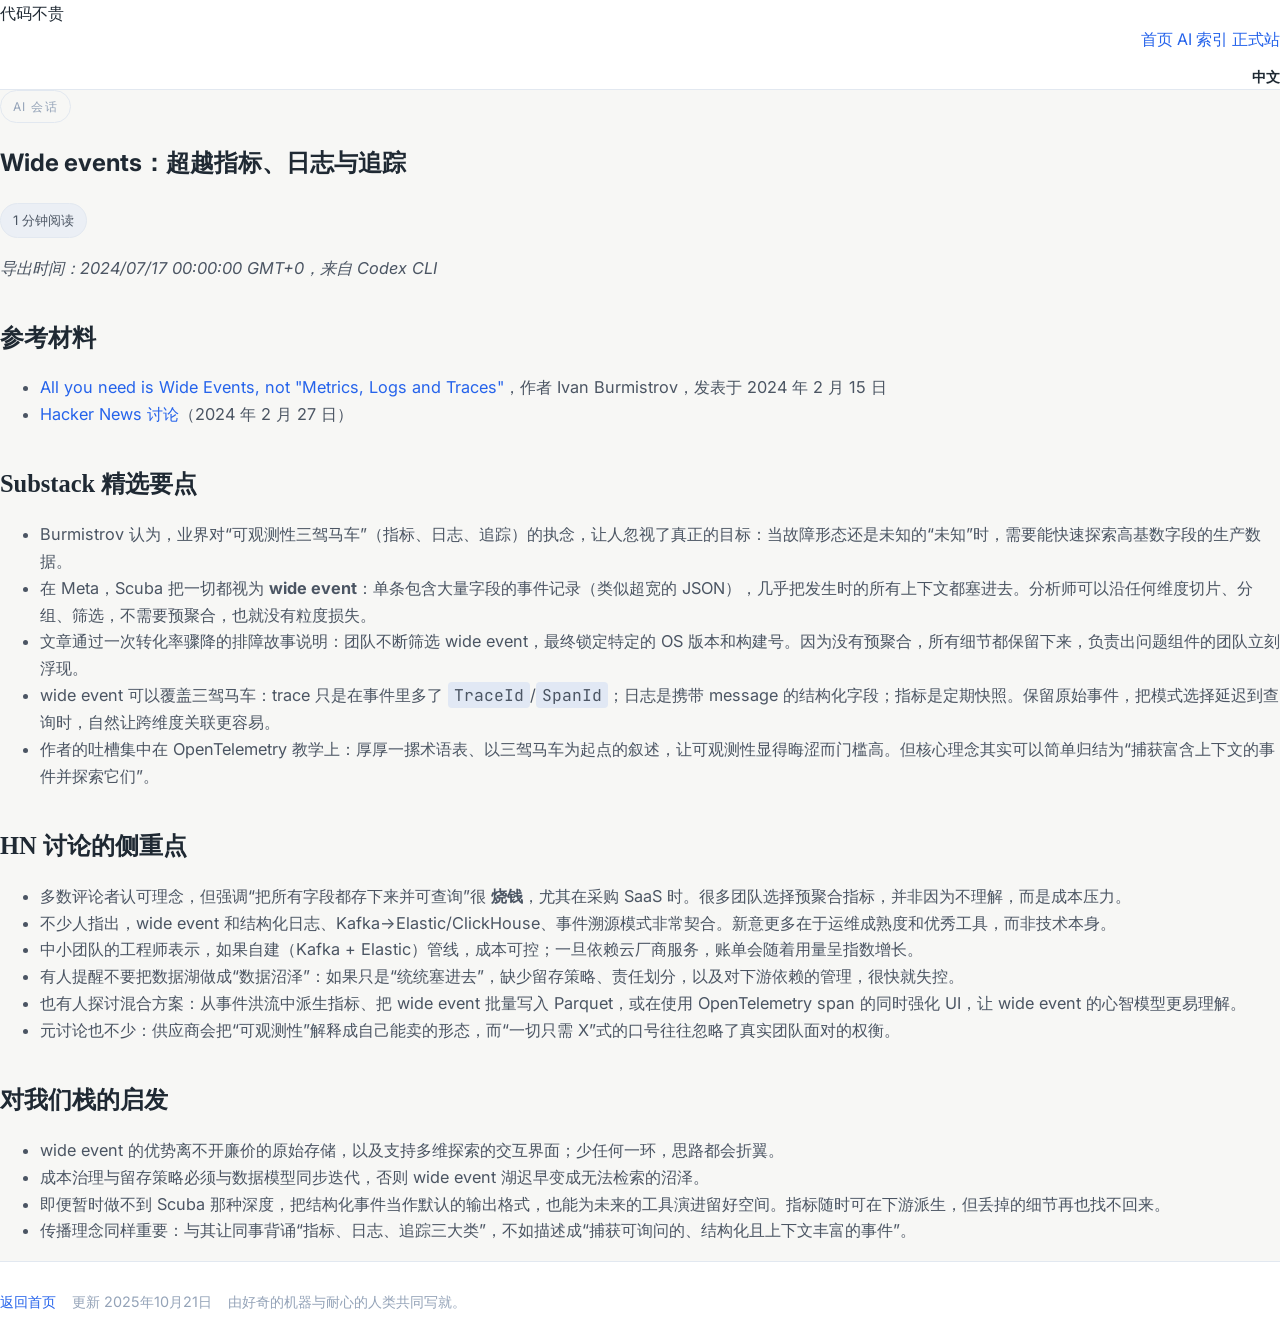
<file: zh/posts/wide-events.html>
<!DOCTYPE html>
<html lang="zh" dir="ltr">
<head>
<title>Wide events：超越指标、日志与追踪 • 代码不贵</title>
<meta name="description" content="Wide events：超越指标、日志与追踪 导出时间：2024/07/17 00:00:00 GMT+0，来自 Codex CLI 参考材料 All you need is Wide Events, not &quot;Metrics, Logs and Traces&quot;，作者 Ivan Burmistrov，发表于 2024 年 2 月 15 日 Hacker News 讨论（2024 年 2 月 27 日） Substack 精选要点 Bur…" />
<meta charset="utf-8" />
<meta name="viewport" content="width=device-width,initial-scale=1" />
<link rel="stylesheet" href="../../assets/styles.css" />
<link rel="preconnect" href="https://fonts.googleapis.com" />
<link rel="preconnect" href="https://fonts.gstatic.com" crossorigin />
<link rel="stylesheet" href="https://fonts.googleapis.com/css2?family=Inter:wght@400;500;600;700&family=JetBrains+Mono:wght@400;600&family=Playfair+Display:wght@600&display=swap" />
<script defer src="../../assets/main.js"></script>
<script async src="https://www.googletagmanager.com/gtag/js?id=G-T26MRBE407"></script>
<script>
  window.dataLayer = window.dataLayer || [];
  function gtag() { dataLayer.push(arguments); }
  gtag('js', new Date());
  gtag('config', 'G-T26MRBE407');
</script>
<script type="application/ld+json">
{"@context": "https://schema.org", "@type": "Article", "headline": "Wide events：超越指标、日志与追踪", "description": "Wide events：超越指标、日志与追踪 导出时间：2024/07/17 00:00:00 GMT+0，来自 Codex CLI 参考材料 All you need is Wide Events, not \"Metrics, Logs and Traces\"，作者 Ivan Burmistrov，发表于 2024 年 2 月 15 日 Hacker News 讨论（2024 年 2 月 27 日） Substack 精选要点 Bur…", "author": "AI pair", "wordCount": 99, "datePublished": null, "dateModified": "2025-10-21T10:14:58.864803+00:00", "inLanguage": "zh", "isPartOf": {"@type": "CreativeWork", "name": "代码不贵，把对话给我"}, "mainEntityOfPage": {"@type": "WebPage", "@id": "zh/posts/wide-events.html"}}
</script>
</head>
<body class="post-page" data-read-label="分钟阅读">
<div class="site-shell">
<header class="site-header">
  <div class="inner">
    <div class="site-title">代码不贵</div>
    <div class="header-right">
      <nav class="nav-links">
        <a href="../index.html">首页</a>
        <a href="../ai-index.json">AI 索引</a>
        <a href="https://codeischeapshowmethe.chat" rel="noopener">正式站</a>
      </nav>
      <div class="lang-switch" role="navigation" aria-label="切换语言">
        <span class="lang-option lang-current">中文</span>
      </div>
    </div>
  </div>
</header>
<main>
  <article>
    <header>
      <div class="post-badge">AI 会话</div>
      <h1>Wide events：超越指标、日志与追踪</h1>
      <div class="meta">
        <span class="meta-chip" data-word-count="99">99 字</span>
      </div>
    </header>
    <div class="post-body">
      <p><em>导出时间：2024/07/17 00:00:00 GMT+0，来自 Codex CLI</em></p>

      <h2>参考材料</h2>
      <ul>
      <li><a href="https://isburmistrov.substack.com/p/all-you-need-is-wide-events-not-metrics">All you need is Wide Events, not &quot;Metrics, Logs and Traces&quot;</a>，作者 Ivan Burmistrov，发表于 2024 年 2 月 15 日</li>
      <li><a href="https://news.ycombinator.com/item?id=39529775">Hacker News 讨论</a>（2024 年 2 月 27 日）</li>
      </ul>

      <h2>Substack 精选要点</h2>
      <ul>
      <li>Burmistrov 认为，业界对“可观测性三驾马车”（指标、日志、追踪）的执念，让人忽视了真正的目标：当故障形态还是未知的“未知”时，需要能快速探索高基数字段的生产数据。</li>
      <li>在 Meta，Scuba 把一切都视为 <strong>wide event</strong>：单条包含大量字段的事件记录（类似超宽的 JSON），几乎把发生时的所有上下文都塞进去。分析师可以沿任何维度切片、分组、筛选，不需要预聚合，也就没有粒度损失。</li>
      <li>文章通过一次转化率骤降的排障故事说明：团队不断筛选 wide event，最终锁定特定的 OS 版本和构建号。因为没有预聚合，所有细节都保留下来，负责出问题组件的团队立刻浮现。</li>
      <li>wide event 可以覆盖三驾马车：trace 只是在事件里多了 <code>TraceId</code>/<code>SpanId</code>；日志是携带 message 的结构化字段；指标是定期快照。保留原始事件，把模式选择延迟到查询时，自然让跨维度关联更容易。</li>
      <li>作者的吐槽集中在 OpenTelemetry 教学上：厚厚一摞术语表、以三驾马车为起点的叙述，让可观测性显得晦涩而门槛高。但核心理念其实可以简单归结为“捕获富含上下文的事件并探索它们”。</li>
      </ul>

      <h2>HN 讨论的侧重点</h2>
      <ul>
      <li>多数评论者认可理念，但强调“把所有字段都存下来并可查询”很 <strong>烧钱</strong>，尤其在采购 SaaS 时。很多团队选择预聚合指标，并非因为不理解，而是成本压力。</li>
      <li>不少人指出，wide event 和结构化日志、Kafka→Elastic/ClickHouse、事件溯源模式非常契合。新意更多在于运维成熟度和优秀工具，而非技术本身。</li>
      <li>中小团队的工程师表示，如果自建（Kafka + Elastic）管线，成本可控；一旦依赖云厂商服务，账单会随着用量呈指数增长。</li>
      <li>有人提醒不要把数据湖做成“数据沼泽”：如果只是“统统塞进去”，缺少留存策略、责任划分，以及对下游依赖的管理，很快就失控。</li>
      <li>也有人探讨混合方案：从事件洪流中派生指标、把 wide event 批量写入 Parquet，或在使用 OpenTelemetry span 的同时强化 UI，让 wide event 的心智模型更易理解。</li>
      <li>元讨论也不少：供应商会把“可观测性”解释成自己能卖的形态，而“一切只需 X”式的口号往往忽略了真实团队面对的权衡。</li>
      </ul>

      <h2>对我们栈的启发</h2>
      <ul>
      <li>wide event 的优势离不开廉价的原始存储，以及支持多维探索的交互界面；少任何一环，思路都会折翼。</li>
      <li>成本治理与留存策略必须与数据模型同步迭代，否则 wide event 湖迟早变成无法检索的沼泽。</li>
      <li>即便暂时做不到 Scuba 那种深度，把结构化事件当作默认的输出格式，也能为未来的工具演进留好空间。指标随时可在下游派生，但丢掉的细节再也找不回来。</li>
      <li>传播理念同样重要：与其让同事背诵“指标、日志、追踪三大类”，不如描述成“捕获可询问的、结构化且上下文丰富的事件”。</li>
      </ul>
    </div>
  </article>
</main>
<footer class="site-footer">
  <div class="inner">
    <span><a href="../index.html">返回首页</a></span>
    <span>更新 2025年10月21日</span>
    <span>由好奇的机器与耐心的人类共同写就。</span>
  </div>
</footer>
</div>
</body>
</html>
</file>
<file: assets/styles.css>
:root {
  color-scheme: light;
  --page-bg: #f7f7f5;
  --panel-bg: #ffffff;
  --text-primary: #1f2933;
  --text-secondary: #4b5563;
  --text-muted: #94a3b8;
  --accent: #2563eb;
  --border: #e2e8f0;
  --shadow: 0 10px 28px rgba(15, 23, 42, 0.05);
  --font-sans: "General Sans", "Inter", "Segoe UI", system-ui, -apple-system, sans-serif;
  --font-serif: "DM Serif Display", "Georgia", serif;
  --font-mono: "JetBrains Mono", ui-monospace, SFMono-Regular, Menlo, monospace;
  --max-width: 1040px;
}

* {
  box-sizing: border-box;
}

html,
body {
  margin: 0;
  padding: 0;
}

body {
  background: var(--page-bg);
  color: var(--text-primary);
  font-family: var(--font-sans);
  line-height: 1.65;
  -webkit-font-smoothing: antialiased;
}

a {
  color: var(--accent);
  text-decoration: none;
}

a:hover {
  text-decoration: underline;
}

.page-shell {
  min-height: 100vh;
  display: flex;
  flex-direction: column;
}

.container {
  width: min(100%, var(--max-width));
  margin: 0 auto;
  padding: 0 20px;
}

.site-header {
  border-bottom: 1px solid var(--border);
  background: var(--panel-bg);
}

.header-block {
  display: flex;
  justify-content: space-between;
  gap: 24px;
  padding: 28px 0 18px;
}

.brand-block {
  max-width: 520px;
}

.brand {
  font-family: var(--font-serif);
  font-size: clamp(1.6rem, 3vw, 2rem);
  letter-spacing: 0.04em;
  margin: 0;
}

.tagline {
  margin: 10px 0 0;
  color: var(--text-secondary);
  font-size: 1rem;
}

.header-right {
  display: flex;
  flex-direction: column;
  align-items: flex-end;
  gap: 12px;
}

.site-nav {
  display: inline-flex;
  gap: 18px;
  font-size: 0.9rem;
  letter-spacing: 0.08em;
  text-transform: uppercase;
}

.site-nav a {
  color: var(--text-muted);
}

.site-nav a:hover {
  color: var(--accent);
}

.lang-switch {
  display: inline-flex;
  align-items: center;
  gap: 8px;
  font-size: 0.9rem;
  color: var(--text-muted);
}

.lang-option.lang-current {
  color: var(--text-primary);
  font-weight: 600;
}

.lang-divider {
  color: var(--border);
}

main {
  flex: 1;
}

.article-list {
  list-style: none;
  margin: 48px 0 96px;
  padding: 0;
  display: flex;
  flex-direction: column;
  gap: 20px;
}

.list-intro {
  margin: 48px 0 24px;
}

.list-intro h2 {
  margin: 0 0 6px;
  font-size: 1.1rem;
  letter-spacing: 0.08em;
  text-transform: uppercase;
  color: var(--text-muted);
}

.list-intro p {
  margin: 0;
  color: var(--text-secondary);
}

.article-item {
  background: var(--panel-bg);
  border: 1px solid var(--border);
  border-radius: 16px;
  padding: 24px;
  box-shadow: var(--shadow);
  transition: transform 0.15s ease;
}

.article-item:hover {
  transform: translateY(-2px);
}

.article-meta {
  display: flex;
  flex-wrap: wrap;
  gap: 10px;
  font-size: 0.85rem;
  color: var(--text-muted);
  text-transform: uppercase;
  letter-spacing: 0.12em;
}

.article-title {
  display: block;
  margin: 12px 0 10px;
  font-size: 1.35rem;
  font-family: var(--font-serif);
  color: var(--text-primary);
}

.article-title:hover {
  text-decoration: underline;
}

.article-excerpt {
  margin: 0 0 16px;
  color: var(--text-secondary);
  font-size: 1rem;
}

.article-footer {
  display: flex;
  flex-wrap: wrap;
  gap: 12px;
  align-items: center;
}

.chip {
  display: inline-flex;
  align-items: center;
  padding: 4px 12px;
  border-radius: 999px;
  border: 1px solid var(--border);
  font-size: 0.78rem;
  letter-spacing: 0.1em;
  text-transform: uppercase;
  color: var(--text-muted);
}

.read-link {
  font-size: 0.92rem;
  text-transform: uppercase;
  letter-spacing: 0.12em;
}

.site-footer {
  border-top: 1px solid var(--border);
  background: var(--panel-bg);
}

.site-footer .inner {
  padding: 28px 0;
  display: flex;
  flex-wrap: wrap;
  gap: 16px;
  color: var(--text-muted);
  font-size: 0.9rem;
}

.post-layout {
  margin: 48px auto 96px;
  width: min(100%, var(--max-width));
}

.post-article {
  background: var(--panel-bg);
  border: 1px solid var(--border);
  border-radius: 20px;
  padding: clamp(28px, 4vw, 46px);
  box-shadow: var(--shadow);
}

.post-header {
  margin-bottom: 24px;
}

.post-badge {
  display: inline-flex;
  align-items: center;
  padding: 6px 12px;
  border-radius: 999px;
  border: 1px solid var(--border);
  text-transform: uppercase;
  letter-spacing: 0.12em;
  font-size: 0.75rem;
  color: var(--text-muted);
}

.post-header h1 {
  font-family: var(--font-serif);
  font-size: clamp(2.1rem, 4vw, 2.8rem);
  margin: 14px 0;
}

.meta-list {
  display: flex;
  flex-wrap: wrap;
  gap: 10px;
  margin: 0;
  padding: 0;
  list-style: none;
}

.meta-chip {
  display: inline-flex;
  align-items: center;
  padding: 6px 12px;
  border-radius: 999px;
  border: 1px solid var(--border);
  background: rgba(37, 99, 235, 0.06);
  font-size: 0.82rem;
  color: var(--text-secondary);
}

.post-body {
  color: var(--text-secondary);
  font-size: 1.02rem;
}

.post-body h2,
.post-body h3,
.post-body h4 {
  font-family: var(--font-serif);
  margin-top: 36px;
  margin-bottom: 16px;
  color: var(--text-primary);
}

.post-body code {
  background: rgba(37, 99, 235, 0.1);
  padding: 2px 6px;
  border-radius: 4px;
  font-family: var(--font-mono);
}

.post-body pre {
  background: #111827;
  color: #e5e7eb;
  padding: 18px;
  border-radius: 12px;
  overflow: auto;
  font-family: var(--font-mono);
  line-height: 1.55;
}

.post-body blockquote {
  margin: 24px 0;
  padding: 16px 20px;
  border-left: 3px solid var(--accent);
  background: rgba(37, 99, 235, 0.06);
  border-radius: 8px;
  font-style: italic;
}

.post-footer-bar {
  margin-top: 32px;
  padding-top: 24px;
  border-top: 1px solid var(--border);
  display: flex;
  flex-wrap: wrap;
  gap: 16px;
  color: var(--text-muted);
  font-size: 0.9rem;
}

.post-footer-bar a {
  color: var(--accent);
}

@media (max-width: 640px) {
  .header-block {
    flex-direction: column;
    align-items: flex-start;
  }

  .header-right {
    align-items: flex-start;
  }

  .site-nav {
    gap: 12px;
  }

  .article-item {
    padding: 20px;
  }

  .article-footer {
    flex-direction: column;
    align-items: flex-start;
  }
}
</file>
